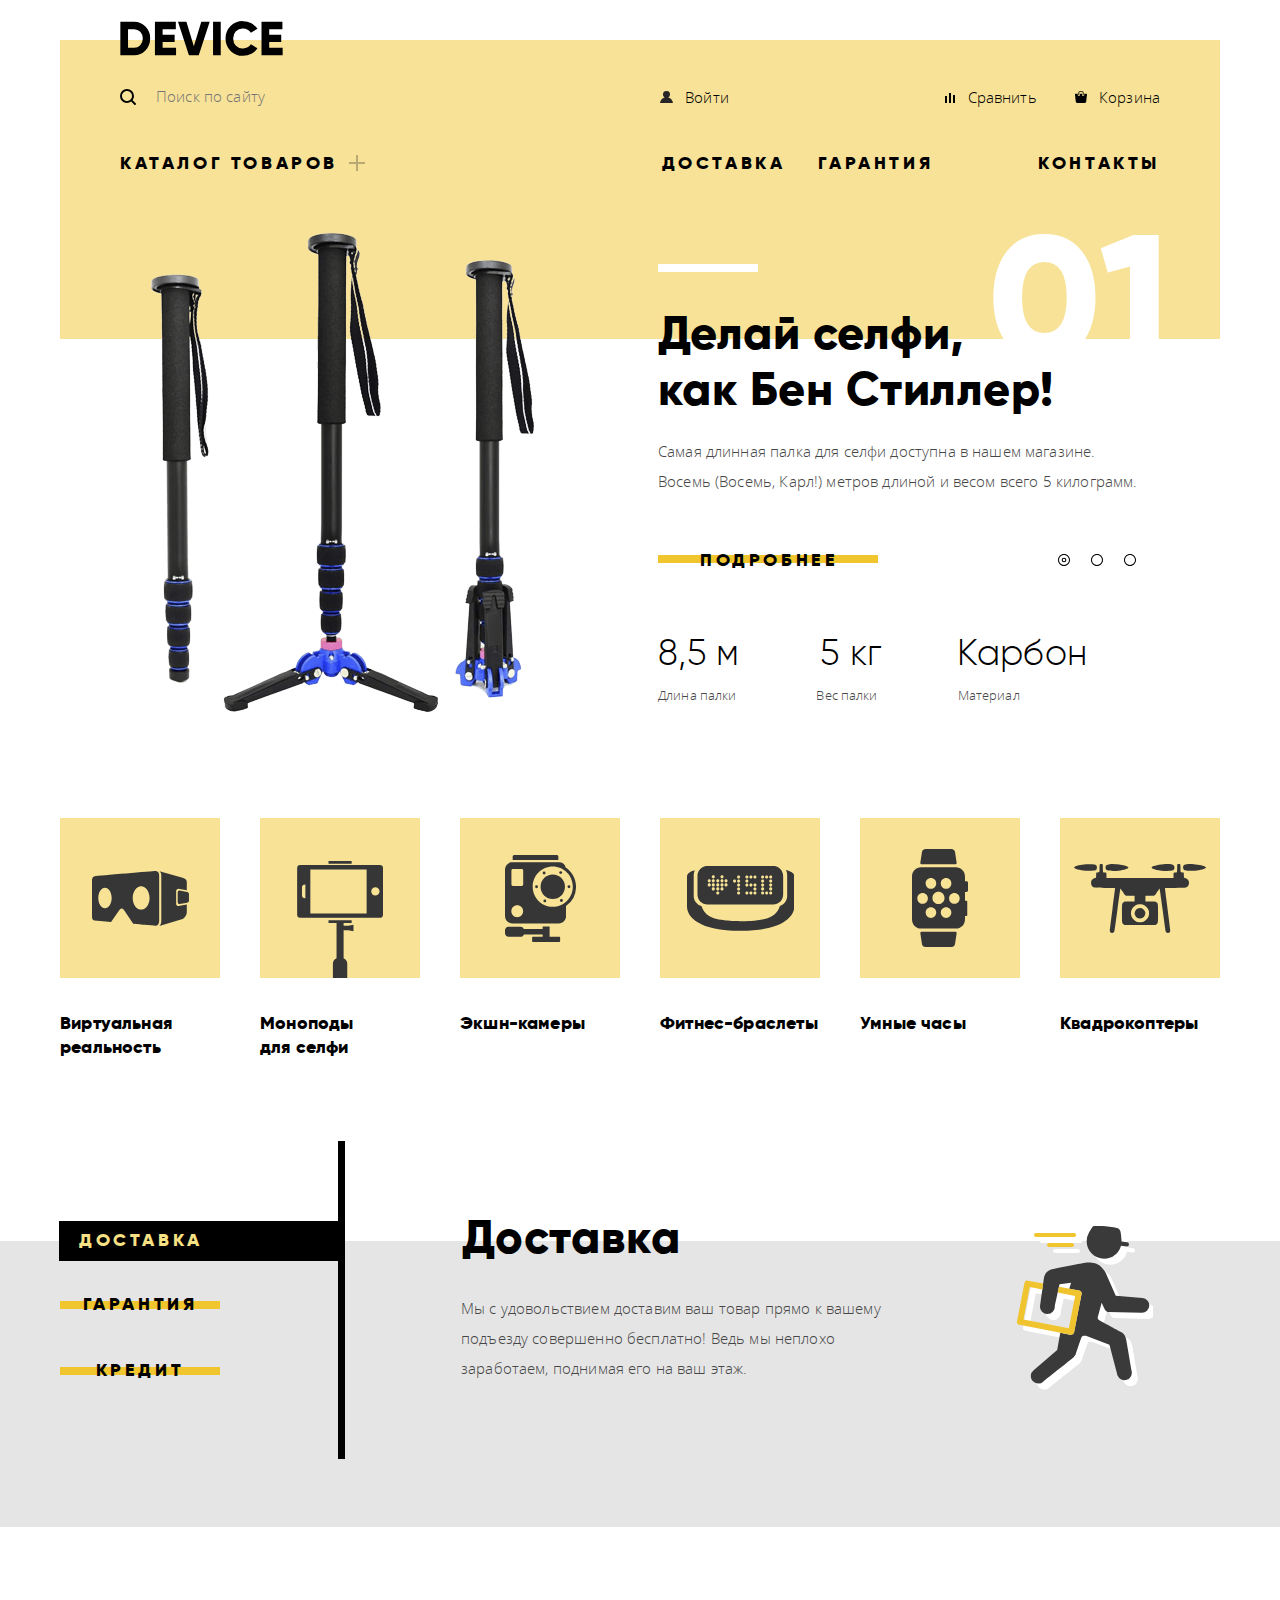
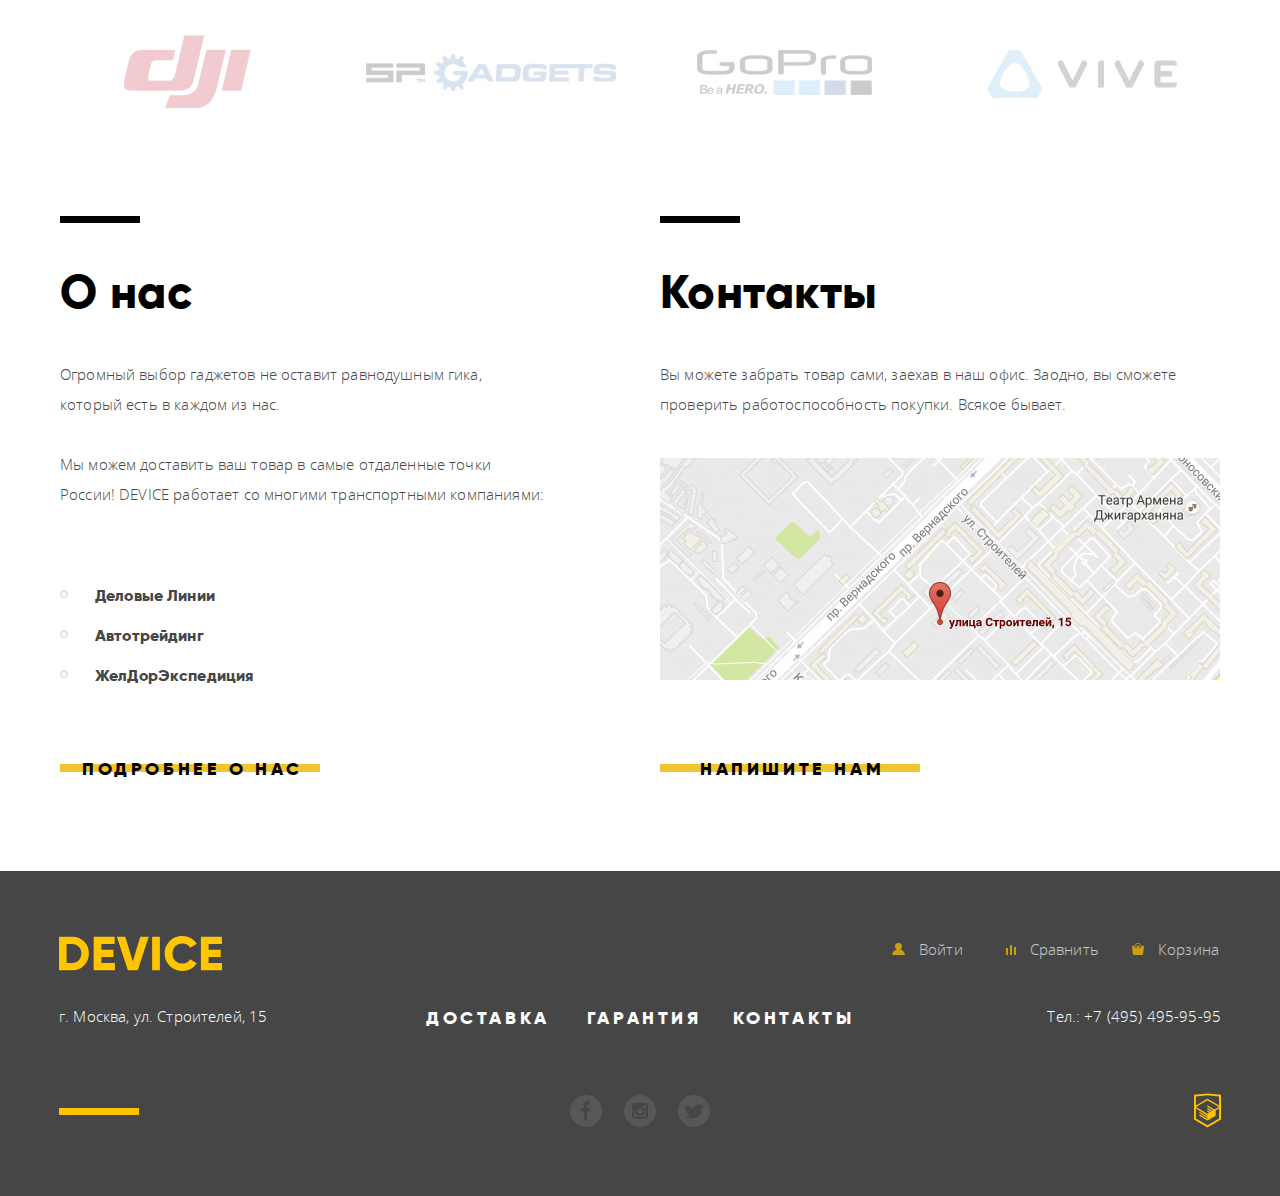
<file: index.html>
<!DOCTYPE html>
<html lang="ru">

<head>
	<meta charset="UTF-8">
	<title>Интернет магазин гаджетов "DEVICE"</title>
	<link rel="stylesheet" href="css/normalize.css">
	<link rel="stylesheet" href="css/style.css"> </head>

<body>
	<header class="main-header index-header">
		<h1 class="visually-hidden">Интернет магазин гаджетов "DEVICE"</h1>
		<a class="logo"><img src="img/logo-device.svg" width="163" height="35" alt="логотип Интернет магазина гаджетов 'DEVICE'"></a>
		<div class="user-header">
			<div class="container">
				<form class="search" action="https://echo.htmlacademy.ru" method="post">
					<label for="search-field" class="visually-hidden">Поле поиска по сайту</label>
					<input type="search" name="search" id="search-field" placeholder="Поиск по сайту">
					<button class="button" type="submit">Найти</button>
				</form>
				<ul class="user-navigation">
					<li class="user-navigation-item">
						<a class="icon-header" href="">
							<svg xmlns="http://www.w3.org/2000/svg" width="13" height="12" viewBox="0 0 13 12">
								<path fill="#272525" d="M.032 12h12.937c-.163-2.643-2.074-4.837-4.671-5.543a3.47 3.47 0 0 0 1.687-2.972 3.485 3.485 0 0 0-6.97 0c0 1.264.68 2.361 1.688 2.972C2.106 7.163.194 9.357.032 12z" />
							</svg> Войти</a>
					</li>
					<li class="user-navigation-item">
						<a class="icon-header" href="">
							<svg xmlns="http://www.w3.org/2000/svg" width="10" height="10" viewBox="0 0 10 10">
								<path d="M8 2h1.984v8H8zM0 3h1.984v7H0zM4 0h2v10H4z" />
							</svg> Сравнить</a>
					</li>
					<li class="user-navigation-item">
						<a class="icon-header" href="">
							<svg xmlns="http://www.w3.org/2000/svg" width="12" height="12" viewBox="0 0 12 12">
								<path d="M11.864 3.017a.429.429 0 0 0-.327-.154H9.225V4.09c0 .563-.484 1.022-1.08 1.022-.594 0-1.078-.458-1.078-1.022V2.863H4.909V4.09c0 .563-.485 1.022-1.08 1.022-.595 0-1.078-.458-1.078-1.022V2.863H.438a.43.43 0 0 0-.327.154.472.472 0 0 0-.108.358l.776 7.134c.015.806.642 1.455 1.411 1.455h7.595c.77 0 1.396-.649 1.411-1.455l.776-7.134a.476.476 0 0 0-.108-.358z" />
								<path d="M3.829 4.499c.239 0 .433-.184.433-.409V1.84c0-.632.672-1.022 1.295-1.022h1.079c.655 0 1.078.401 1.078 1.022v2.25c0 .225.194.409.431.409.239 0 .433-.184.433-.409V1.84C8.577.773 7.761 0 6.636 0H5.557c-1.19 0-2.159.826-2.159 1.84v2.25c0 .225.194.409.431.409z" />
							</svg> Корзина</a>
					</li>
				</ul>
			</div>
		</div>
		<nav class="main-navigation">
			<div class="site-navigation-wrapper">
				<ul class="site-navigation">
					<li class="navigation-item add-menu"><a class="catalog-icon" href="">Каталог товаров</a>
						<ul class="catalog-navigation-wrapper index">
							<li>
								<ul class="catalog-navigation">
									<li class="catalog-item"><a href="">Виртуальная реальность</a></li>
									<li class="catalog-item"><a href="catalog.html">Моноподы для селфи</a></li>
									<li class="catalog-item"><a href="">Экшн-камеры</a></li>
								</ul>
							</li>
							<li>
								<ul class="catalog-navigation">
									<li class="catalog-item"><a href="">Фитнес-браслеты</a></li>
									<li class="catalog-item"><a href="">Умные часы</a></li>
								</ul>
							</li>
							<li>
								<ul class="catalog-navigation">
									<li class="catalog-item"><a href="">Квадрокоптеры</a></li>
								</ul>
							</li>
						</ul>
					</li>
					<li class="navigation-item"><a href="">Доставка</a></li>
					<li class="navigation-item"><a href="">Гарантия</a></li>
					<li class="navigation-item"><a href="">Контакты</a></li>
				</ul>
			</div>
		</nav>
	</header>
	<main class="container-index">
		<h2 class="visually-hidden">Слайдер с лучшими товарами</h2>
		<section class="product-slider">
			<input class="visually-hidden" type="radio" id="btn-1" name="toggle" checked>
			<input class="visually-hidden" type="radio" id="btn-2" name="toggle">
			<input class="visually-hidden" type="radio" id="btn-3" name="toggle">
			<ul class="top-products">
				<li class="top-products-item">
					<div class="products-item-container selfie"> <img src="img/slider-1.png" width="384" height="486" alt="большая пятиколограммовая восмиметровая селфи-палки">
						<div class="container">
							<div class="num-slide selfie">01</div>
							<h3 class="subtitle-slider selfie">Делай селфи,<br> как Бен Стиллер! </h3>
							<p class="selfie-preview"> Самая длинная палка для селфи доступна в нашем магазине. Восемь (Восемь, Карл!) метров длиной и весом всего 5 килограмм.</p>
							<div class="slider-controls"> <a class="link-more top-slider" href="">Подробнее</a>
								<div class="label-wrapper">
									<label for="btn-1"><span class="visually-hidden">Слайд №1</span></label>
									<label for="btn-2"><span class="visually-hidden">Слайд №2</span></label>
									<label for="btn-3"><span class="visually-hidden">Слайд №3</span></label>
								</div>
							</div>
							<div class="table">
								<div class="table-row">
									<div class="table-cell">8,5 м</div>
									<div class="table-cell">5 кг</div>
									<div class="table-cell">Карбон</div>
								</div>
								<div class="table-row second-cell">
									<div class="table-cell">Длина палки</div>
									<div class="table-cell">Вес палки</div>
									<div class="table-cell">Материал</div>
                </div>
							</div>
						</div>
					</div>
				</li>
				<li class="top-products-item">
					<div class="products-item-container"> <img src="img/slider-2.png" width="345" height="485" alt="мотивирующий Фитнес-браслет выдающий надпись:'Я вижу, что ты ешь.'">
						<div class="container">
							<div class="num-slide">02</div>
							<h3 class="subtitle-slider">Худеем<br> правильно!</h3>
							<p class="tracker-preview"> Мотивирующие фитнес браслеты помогут найти в себе силы не пропускать занятия и соблюдать диету.</p>
							<div class="slider-controls"> <a class="link-more top-slider" href="">Подробнее</a>
								<div class="label-wrapper">
									<label for="btn-1"><span class="visually-hidden">Слайд №1</span></label>
									<label for="btn-2"><span class="visually-hidden">Слайд №2</span></label>
									<label for="btn-3"><span class="visually-hidden">Слайд №3</span></label>
								</div>
							</div>
							<div class="table">
								<div class="table-row">
									<div class="table-cell">48 часов</div>
								</div>
								<div class="table-row">
									<div class="table-cell">Без подзарядки</div>
								</div>
							</div>
						</div>
					</div>
				</li>
				<li class="top-products-item">
					<div class="products-item-container copter"> <img src="img/slider-3.png" width="526" height="334" alt="Квадрокоптер с лазерным лучем">
						<div class="container">
							<div class="num-slide">03</div>
							<h3 class="subtitle-slider">Порхает как бабочка, жалит как пчела!</h3>
							<p class="copter-preview"> Это обычный, на первый взгляд, квадрокоптер оснащен мощным лазером, замаскированным под обычную камеру. </p>
							<div class="slider-controls"> <a class="link-more top-slider" href="">Подробнее</a>
								<div class="label-wrapper">
									<label for="btn-1"><span class="visually-hidden">Слайд №1</span></label>
									<label for="btn-2"><span class="visually-hidden">Слайд №2</span></label>
									<label for="btn-3"><span class="visually-hidden">Слайд №3</span></label>
								</div>
							</div>
							<div class="table">
								<div class="table-row">
									<div class="table-cell">800 м</div>
									<div class="table-cell">50 кг</div>
								</div>
								<div class="table-row">
									<div class="table-cell">Дальность полета</div>
									<div class="table-cell">Радиус поражения</div>
                </div>
							</div>
						</div>
					</div>
				</li>
			</ul>
		</section>
		<section class="catalog-section">
			<div class="catalog-section-wrapper">
				<h2 class="visually-hidden">Ссылки на разделы каталога</h2>
				<ul class="catalog-links">
					<li class="catalog-links-item">
						<a class="link-image virtual-link" href="">
							<h3 class="catalog-item-header">Виртуальная реальность</h3> </a>
					</li>
					<li class="catalog-links-item">
						<a class="link-image monopod-link" href="catalog.html">
							<h3 class="catalog-item-header monopod">Моноподы для селфи</h3> </a>
					</li>
					<li class="catalog-links-item">
						<a class="link-image action-link" href="">
							<h3 class="catalog-item-header">Экшн-камеры</h3> </a>
					</li>
					<li class="catalog-links-item">
						<a class="link-image fitness-link" href="">
							<h3 class="catalog-item-header">Фитнес-браслеты</h3> </a>
					</li>
					<li class="catalog-links-item">
						<a class="link-image watch-link" href="">
							<h3 class="catalog-item-header">Умные часы</h3> </a>
					</li>
					<li class="catalog-links-item">
						<a class="link-image copter-link" href="">
							<h3 class="catalog-item-header">Квадрокоптеры</h3> </a>
					</li>
				</ul>
			</div>
		</section>
		<section class="info-slider">
			<h2 class="visually-hidden">Информационный слайдер</h2>
			<div class="info-container">
				<input type="radio" id="btn-4" name="info-slider" checked>
				<input type="radio" id="btn-5" name="info-slider">
				<input type="radio" id="btn-6" name="info-slider">
				<div class="switch-info">
					<label class="select-info" for="btn-4"><span>Доставка</span></label>
					<label class="select-info" for="btn-5"><span>Гарантия</span></label>
					<label class="select-info" for="btn-6"><span>Кредит</span></label>
				</div>
				<div class="info-slides-wrapper">
					<div class="inner-wrapper-slides">
						<div class="info-section delivery">
							<h3 class="info-section-header">Доставка</h3>
							<p class="delivery"> Мы с удовольствием доставим ваш товар прямо к вашему подъезду совершенно бесплатно! Ведь мы неплохо заработаем, поднимая его на ваш этаж. </p>
						</div>
						<div class="info-section warranty">
							<h3 class="info-section-header">Гарантия</h3>
							<p class="warranty"> Если из-за возгорания купленного у нас товара у вас сгорит дом - не переживайте, мы выдвдим вам новый. Товар, не дом, конечно же. </p>
						</div>
						<div class="info-section credit">
							<h3 class="info-section-header">Кредит</h3>
							<p class="credit"> Залезть в долговую яму стало проще! Кредитные консультанты подберут для вас нвиболее выгодные условия кредита. Выгодные для нашего банка, разумеется. </p>
						</div>
					</div>
				</div>
			</div>
		</section>
		<section class="manufactures">
			<div class="manufactures-wrapper">
				<h2 class="visually-hidden">Перечень производителей электроники</h2>
				<ul class="manufactures-list">
					<li>
						<a href=""><img src="img/logo-1.png" alt="логотип компании DJI" width="260" height="100"></a>
					</li>
					<li>
						<a href=""><img src="img/logo-2.png" alt="логотип компании SP Gadgets" width="260" height="100"></a>
					</li>
					<li>
						<a href=""><img src="img/logo-3.png" alt="логотип компании Go Pro" width="260" height="100"></a>
					</li>
					<li>
						<a href=""><img src="img/logo-4.png" alt="логотип компании VIVE" width="260" height="100"></a>
					</li>
				</ul>
			</div>
		</section>
		<div class="index-column">
			<div class="container">
				<section class="about">
					<h3 class="subtitle">О нас</h3>
					<p> Огромный выбор гаджетов не оставит равнодушным гика, который есть в каждом из нас. </p>
					<p> Мы можем доставить ваш товар в самые отдаленные точки России! DEVICE работает со многими транспортными компаниями: </p>
					<ul class="delivery-companies">
						<li class="delivery-item">Деловые Линии</li>
						<li class="delivery-item">Автотрейдинг</li>
						<li class="delivery-item">ЖелДорЭкспедиция</li>
					</ul> <a class="link-more-index" href="">Подробнее о нас</a> </section>
				<section class="contacts">
					<h3 class="subtitle">Контакты</h3>
					<p> Вы можете забрать товар сами, заехав в наш офис. Заодно, вы сможете проверить работоспособность покупки. Всякое бывает. </p>
					<a href="map.html" class="map"><img src="img/map.jpg" width="560" height="222" alt="Карта проезда к офису по адресу - г. Москва, улица Строителей, 15"></a> <a class="link-more-index write-us" href="writeus.html">Напишите нам</a> </section>
			</div>
		</div>
	</main>
	<footer class="main-footer">
		<div class="main-footer-wrapper">
			<div class="footer-user-nav">
				<a class="logo-footer"><img src="img/logo-footer.svg" width="163" height="35" alt="логотип Интернет магазина гаджетов 'DEVICE'"></a>
				<ul class="fotter-user-list">
					<li class="fotter-user-list-item">
						<a class="icon-foot" href="">
							<svg xmlns="http://www.w3.org/2000/svg" width="13" height="12" viewBox="0 0 13 12">
								<path d="M.032 12h12.937c-.163-2.643-2.074-4.837-4.671-5.543a3.47 3.47 0 0 0 1.687-2.972 3.485 3.485 0 0 0-6.97 0c0 1.264.68 2.361 1.688 2.972C2.106 7.163.194 9.357.032 12z" /> </svg>Войти</a>
					</li>
					<li class="fotter-user-list-item">
						<a class="icon-foot" href="">
							<svg xmlns="http://www.w3.org/2000/svg" width="10" height="10" viewBox="0 0 10 10">
								<path d="M8 2h1.984v8H8zM0 3h1.984v7H0zM4 0h2v10H4z" /> </svg>Сравнить</a>
					</li>
					<li class="fotter-user-list-item">
						<a class="icon-foot" href="">
							<svg xmlns="http://www.w3.org/2000/svg" width="12" height="12" viewBox="0 0 12 12">
								<path d="M11.864 3.017a.429.429 0 0 0-.327-.154H9.225V4.09c0 .563-.484 1.022-1.08 1.022-.594 0-1.078-.458-1.078-1.022V2.863H4.909V4.09c0 .563-.485 1.022-1.08 1.022-.595 0-1.078-.458-1.078-1.022V2.863H.438a.43.43 0 0 0-.327.154.472.472 0 0 0-.108.358l.776 7.134c.015.806.642 1.455 1.411 1.455h7.595c.77 0 1.396-.649 1.411-1.455l.776-7.134a.476.476 0 0 0-.108-.358z" />
								<path d="M3.829 4.499c.239 0 .433-.184.433-.409V1.84c0-.632.672-1.022 1.295-1.022h1.079c.655 0 1.078.401 1.078 1.022v2.25c0 .225.194.409.431.409.239 0 .433-.184.433-.409V1.84C8.577.773 7.761 0 6.636 0H5.557c-1.19 0-2.159.826-2.159 1.84v2.25c0 .225.194.409.431.409z" /> </svg>Корзина</a>
					</li>
				</ul>
			</div>
			<div class="footer-contacts">
				<p> г. Москва, ул. Строителей, 15 </p>
				<ul class="footer-site-nav">
					<li class="footer-site-nav-item"><a href="">Доставка</a></li>
					<li class="footer-site-nav-item"><a href="">Гарантия</a></li>
					<li class="footer-site-nav-item"><a href="">Контакты</a></li>
				</ul>
				<p class="phone"> Тел.: <a href="tel:+74954959595">+7 (495) 495-95-95</a> </p>
			</div>
			<div class="footer-social">
				<ul class="social-list">
					<li class="social-link"><span class="visually-hidden">Facebook</span>
						<a href="" class="social-link link-fb"></a>
					</li>
					<li class="social-link"><span class="visually-hidden">Instagram</span>
						<a href="" class="social-link link-inst"></a>
					</li>
					<li class="social-link"><span class="visually-hidden">Twitter</span>
						<a href="" class="social-link link-tw"></a>
					</li>
				</ul>
				<a class="copyright" href="https://htmlacademy.ru/intensive/htmlcss"><img src="img/logo-html.svg" alt="Логотип Html Academy" width="27" height="35"></a>
			</div>
		</div>
	</footer>
	<section class="modal-feedback">
		<h2 class="visually-hidden">Напишите нам</h2>
		<div class="feedback-form-wrapper">
			<form class="feedback-form" action="https://echo.htmlacademy.ru" method="post" aria-label="Форма обратной связи">
				<div class="user-fields-wrapper">
					<p class="form-point">
						<label for="name">Ваше имя:</label>
						<input class="user-info" type="text" name="fname-lname" id="name" placeholder="Имя Фамилия"> </p>
					<p class="form-point">
						<label for="email-field">Ваш e-mail</label>
						<input class="user-info" type="email" name="email" id="email-field" placeholder="email@example.com"> </p>
				</div>
				<p class="form-point">
					<label for="letter-text">Текст письма:</label>
					<textarea class="user-letter" id="letter-text" placeholder="В свободной форме"></textarea>
				</p>
				<button class="button-submit modal" type="submit">Отправить</button>
			</form>
		</div>
		<button class="close-button" type="button"><span class="visually-hidden">Закрыть</span></button>
	</section>
	<section class="modal-adress" id="map">
		<h2 class="visually-hidden">Наш адрес</h2>
		<p class="map-img"><img src="img/map-big.jpg" width="960" height="559" alt="расположение интернет магазина гаджетов 'Device' по адресу, г. Москва, улица Строителей 15"></p>
		<iframe aria-label="Интерактивная карта проезда" src="https://yandex.ru/map-widget/v1/?um=constructor%3Af98bb66460bc583649b322ff41ccefdb653583e69645150e7f7cf2d4999590d9&amp;source=constructor" width="960" height="559"></iframe>
		<button class="close-button" type="button"><span class="visually-hidden">Закрыть</span></button>
	</section>
	<script src="js/script.min.js"></script>
</body>

</html>
</file>
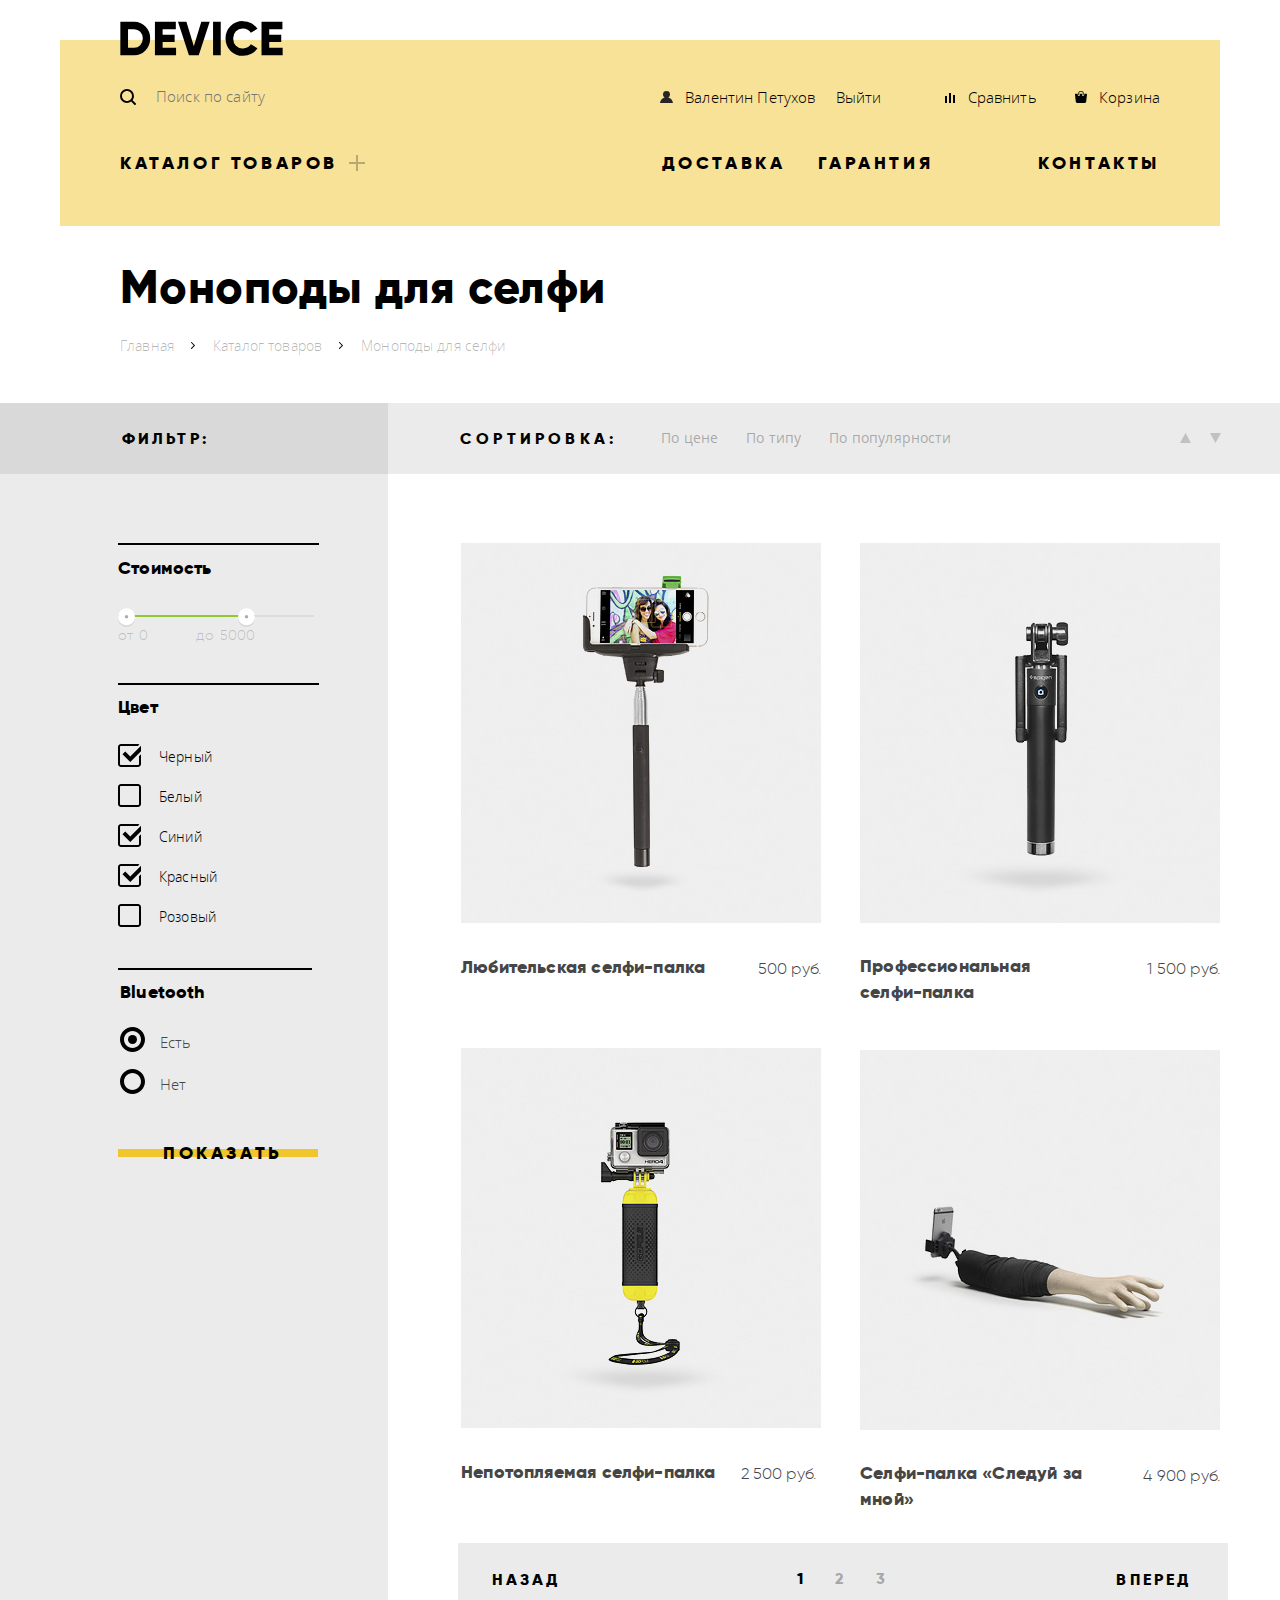
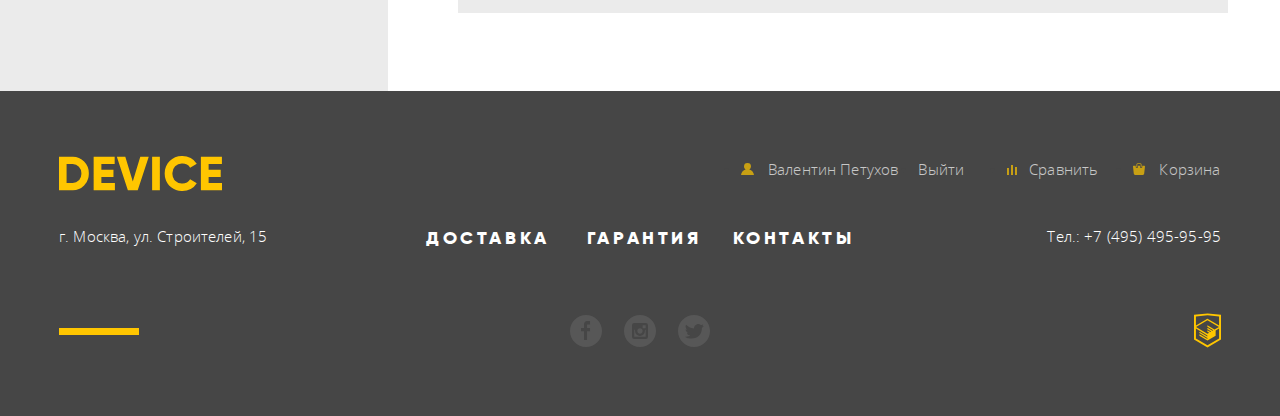
<file: catalog.html>
<!DOCTYPE html>
<html lang="ru">

<head>
	<meta charset="UTF-8">
	<title>Каталог товаров</title>
	<link rel="stylesheet" href="css/normalize.css">
	<link rel="stylesheet" href="css/style.css"> </head>

<body>
	<header class="main-header catalog-header">
		<h1 class="visually-hidden">Интернет магазин гаджетов "DEVICE"</h1>
		<a href="index.html" class="logo"><img src="img/logo-device.svg" width="163" height="35" alt="логотип Интернет магазина гаджетов 'DEVICE'"></a>
		<div class="user-header">
			<div class="container">
				<form class="search" action="https://echo.htmlacademy.ru" method="post">
					<label for="search-field" class="visually-hidden">Поле поиска по сайту</label>
					<input type="search" name="search" id="search-field" placeholder="Поиск по сайту">
					<button class="button" type="submit">Найти</button>
				</form>
				<ul class="user-navigation">
					<li class="user-navigation-item user-name-link">
						<a class="icon-header" href="">
							<svg xmlns="http://www.w3.org/2000/svg" width="13" height="12" viewBox="0 0 13 12">
								<path fill="#272525" d="M.032 12h12.937c-.163-2.643-2.074-4.837-4.671-5.543a3.47 3.47 0 0 0 1.687-2.972 3.485 3.485 0 0 0-6.97 0c0 1.264.68 2.361 1.688 2.972C2.106 7.163.194 9.357.032 12z" />
							</svg> Валентин Петухов</a>
					</li>
					<li class="user-navigation-item"><a href="">Выйти</a></li>
					<li class="user-navigation-item">
						<a class="icon-header" href="">
							<svg xmlns="http://www.w3.org/2000/svg" width="10" height="10" viewBox="0 0 10 10">
								<path d="M8 2h1.984v8H8zM0 3h1.984v7H0zM4 0h2v10H4z" />
							</svg> Сравнить</a>
					</li>
					<li class="user-navigation-item">
						<a class="icon-header" href="">
							<svg xmlns="http://www.w3.org/2000/svg" width="12" height="12" viewBox="0 0 12 12">
								<path d="M11.864 3.017a.429.429 0 0 0-.327-.154H9.225V4.09c0 .563-.484 1.022-1.08 1.022-.594 0-1.078-.458-1.078-1.022V2.863H4.909V4.09c0 .563-.485 1.022-1.08 1.022-.595 0-1.078-.458-1.078-1.022V2.863H.438a.43.43 0 0 0-.327.154.472.472 0 0 0-.108.358l.776 7.134c.015.806.642 1.455 1.411 1.455h7.595c.77 0 1.396-.649 1.411-1.455l.776-7.134a.476.476 0 0 0-.108-.358z" />
								<path d="M3.829 4.499c.239 0 .433-.184.433-.409V1.84c0-.632.672-1.022 1.295-1.022h1.079c.655 0 1.078.401 1.078 1.022v2.25c0 .225.194.409.431.409.239 0 .433-.184.433-.409V1.84C8.577.773 7.761 0 6.636 0H5.557c-1.19 0-2.159.826-2.159 1.84v2.25c0 .225.194.409.431.409z" />
							</svg> Корзина</a>
					</li>
				</ul>
			</div>
		</div>
		<nav class="main-navigation">
			<div class="site-navigation-wrapper">
				<ul class="site-navigation">
					<li class="navigation-item add-menu"><a class="catalog-icon" href="">Каталог товаров</a>
						<ul class="catalog-navigation-wrapper">
							<li>
								<ul class="catalog-navigation">
									<li class="catalog-item"><a href="">Виртуальная реальность</a></li>
									<li class="catalog-item"><a href="catalog.html">Моноподы для селфи</a></li>
									<li class="catalog-item"><a href="">Экшн-камеры</a></li>
								</ul>
							</li>
							<li>
								<ul class="catalog-navigation">
									<li class="catalog-item"><a href="">Фитнес-браслеты</a></li>
									<li class="catalog-item"><a href="">Умные часы</a></li>
								</ul>
							</li>
							<li>
								<ul class="catalog-navigation">
									<li class="catalog-item"><a href="">Квадрокоптеры</a></li>
								</ul>
							</li>
						</ul>
					</li>
					<li class="navigation-item"><a href="">Доставка</a></li>
					<li class="navigation-item"><a href="">Гарантия</a></li>
					<li class="navigation-item"><a href="">Контакты</a></li>
				</ul>
			</div>
		</nav>
	</header>
	<main>
		<div class="breadcrumbs-wrapper">
			<div class="inner-header-container">
				<h1 class="inner-header">Моноподы для селфи</h1>
				<ul class="breadcrumbs">
					<li class="breadcrumbs-item"><a href="index.html">Главная</a></li>
					<li class="breadcrumbs-item"><a href="">Каталог товаров</a></li>
					<li class="breadcrumbs-item"><a>Моноподы для селфи</a></li>
				</ul>
			</div>
		</div>
		<section class="filter">
			<div class="filter-wrapper-background">
				<div class="filter-wrapper">
					<h2 class="header-filter">Фильтр:</h2>
					<div class="sort-goods-container">
						<div class="sorting-settings-wrapper">
							<div class="sorting-settings">
								<h2 class="header-sort">Сортировка:</h2>
								<ul class="sorting-list">
									<li class="sorting-item"><a href="">По цене</a></li>
									<li class="sorting-item"><a href="">По типу</a></li>
									<li class="sorting-item"><a href="">По популярности</a></li>
								</ul>
								<ul class="sort-btn-list">
									<li class="sorting-btn-item"> <a class="sort-btn up-btn" href=""><span class="visually-hidden">Сортировать по-возрастанию</span></a> </li>
									<li class="sorting-btn-item"> <a class="sort-btn down-btn" href=""><span class="visually-hidden">Сортировать по-убыванию</span></a> </li>
								</ul>
							</div>
						</div>
					</div>
				</div>
			</div>
			<div class="product-list-wrapper-background">
				<div class="product-list-wrapper">
					<div class="form-wrapper">
						<form class="filter-form" action="https://echo.htmlacademy.ru" method="post">
							<div class="container-form">
								<fieldset class="filter-cost">
									<legend>Стоимость</legend>
									<div class="range-filter">
										<div class="range-controls">
											<div class="scale">
												<div class="bar">
													<div class="toggle toggle-min"></div>
													<div class="toggle toggle-max"></div>
												</div>
											</div>
										</div>
										<div class="price-controls">
											<label class="min-price">от
												<input type="number" name="min-price" value="0"> </label>
											<label class="max-price">до
												<input type="number" name="max-price" value="5000"> </label>
										</div>
									</div>
								</fieldset>
								<div class="container">
									<fieldset class="filter-color">
										<legend>Цвет</legend>
										<label class="check option">
											<input class="check-input" type="checkbox" name="black" checked>Черный</label>
										<label class="check option">
											<input class="check-input" type="checkbox" name="white">Белый</label>
										<label class="check option">
											<input class="check-input" type="checkbox" name="blue" checked>Синий</label>
										<label class="check option">
											<input class="check-input" type="checkbox" name="red" checked>Красный</label>
										<label class="check option">
											<input class="check-input" type="checkbox" name="pink">Розовый</label>
									</fieldset>
								</div>
								<div class="container bluetoth-legend">
									<fieldset class="filter-bluetooth">
										<legend>Bluetooth</legend>
										<input type="radio" id="bl-yes" name="bluetooth" value="yes" checked>
										<label for="bl-yes" class="radio"> Есть </label>
										<input type="radio" id="bl-no" name="bluetooth" value="no">
										<label for="bl-no" class="radio"> Нет </label>
									</fieldset>
								</div>
								<button class="button-submit" type="submit">Показать</button>
							</div>
						</form>
						<div class="container-products">
							<h2 class="visually-hidden">Список товаров</h2>
							<ul class="product-list">
								<li class="product-item"> <img src="img/item-1.jpg" width="360" height="380" alt="Селфи-палка обычная для телефона">
									<div class="item-info-container">
										<h3 class="subtitle-product"><a href="">Любительская селфи-палка</a></h3> <span>500 руб.</span> </div>
									<div class="custom-action-wrapper">
										<div class="custom-action"> <a class="to-cart" href="">В корзину</a> <a class="to-compare" href="">Добавить к сравнению</a> </div>
									</div>
								</li>
								<li class="product-item"> <img src="img/item-2.jpg" width="360" height="380" alt="Профессиональная селфи-палка с кнопкой для съемки">
									<div class="item-info-container prof-monopod">
										<h3 class="subtitle-product long-subtitle"><a href="">Профессиональная селфи-палка</a></h3> <span>
                  1 500 руб.
                </span> </div>
									<div class="custom-action-wrapper">
										<div class="custom-action"> <a class="to-cart" href="">В корзину</a> <a class="to-compare" href="">Добавить к сравнению</a> </div>
									</div>
								</li>
								<li class="product-item"> <img src="img/item-3.jpg" width="360" height="380" alt="Непотопляемая селфи-палка с толстой желтой ручкой">
									<div class="item-info-container swim-monopod">
										<h3 class="subtitle-product"><a href="">Непотопляемая селфи-палка</a></h3> <span>
                  2 500 руб.
                </span> </div>
									<div class="custom-action-wrapper">
										<div class="custom-action"> <a class="to-cart" href="">В корзину</a> <a class="to-compare" href="">Добавить к сравнению</a> </div>
									</div>
								</li>
								<li class="product-item"> <img src="img/item-4.jpg" width="360" height="380" alt="Селфи-палка вместо рукоятки имеет руку от маникена">
									<div class="item-info-container hand-monopod">
										<h3 class="subtitle-product"><a href="">Селфи-палка «Следуй за<br> мной»</a></h3> <span>
                  4 900 руб.
                </span> </div>
									<div class="custom-action-wrapper">
										<div class="custom-action"> <a class="to-cart" href="">В корзину</a> <a class="to-compare" href="">Добавить к сравнению</a> </div>
									</div>
								</li>
							</ul>
							<div class="pagination">
								<h2 class="visually-hidden">Перемещение по списку товаров</h2> <a class="button-pagination next-button" href="">Назад</a>
								<ul class="pagination-list">
									<li class="pagination-item"><a>1</a></li>
									<li class="pagination-item"><a href="">2</a></li>
									<li class="pagination-item"><a href="">3</a></li>
								</ul> <a class="button-pagination forward-button" href="">Вперед</a> </div>
						</div>
					</div>
				</div>
			</div>
		</section>
	</main>
	<footer class="main-footer">
		<div class="main-footer-wrapper">
			<div class="footer-user-nav">
				<a href="index.html" class="logo-footer"><img src="img/logo-footer.svg" width="163" height="35" alt="логотип Интернет магазина гаджетов 'DEVICE'"></a>
				<ul class="fotter-user-list catalog">
					<li class="fotter-user-list-item catalog">
						<a class="icon-foot" href="">
							<svg xmlns="http://www.w3.org/2000/svg" width="13" height="12" viewBox="0 0 13 12">
								<path d="M.032 12h12.937c-.163-2.643-2.074-4.837-4.671-5.543a3.47 3.47 0 0 0 1.687-2.972 3.485 3.485 0 0 0-6.97 0c0 1.264.68 2.361 1.688 2.972C2.106 7.163.194 9.357.032 12z" /> </svg>Валентин Петухов</a>
					</li>
					<li class="fotter-user-list-item catalog"><a href="">Выйти</a></li>
					<li class="fotter-user-list-item catalog">
						<a class="icon-foot compare-icon" href="">
							<svg xmlns="http://www.w3.org/2000/svg" width="10" height="10" viewBox="0 0 10 10">
								<path d="M8 2h1.984v8H8zM0 3h1.984v7H0zM4 0h2v10H4z" /> </svg>Сравнить</a>
					</li>
					<li class="fotter-user-list-item catalog">
						<a class="icon-foot" href="">
							<svg xmlns="http://www.w3.org/2000/svg" width="12" height="12" viewBox="0 0 12 12">
								<path d="M11.864 3.017a.429.429 0 0 0-.327-.154H9.225V4.09c0 .563-.484 1.022-1.08 1.022-.594 0-1.078-.458-1.078-1.022V2.863H4.909V4.09c0 .563-.485 1.022-1.08 1.022-.595 0-1.078-.458-1.078-1.022V2.863H.438a.43.43 0 0 0-.327.154.472.472 0 0 0-.108.358l.776 7.134c.015.806.642 1.455 1.411 1.455h7.595c.77 0 1.396-.649 1.411-1.455l.776-7.134a.476.476 0 0 0-.108-.358z" />
								<path d="M3.829 4.499c.239 0 .433-.184.433-.409V1.84c0-.632.672-1.022 1.295-1.022h1.079c.655 0 1.078.401 1.078 1.022v2.25c0 .225.194.409.431.409.239 0 .433-.184.433-.409V1.84C8.577.773 7.761 0 6.636 0H5.557c-1.19 0-2.159.826-2.159 1.84v2.25c0 .225.194.409.431.409z" /> </svg>Корзина</a>
					</li>
				</ul>
			</div>
			<div class="footer-contacts">
				<p> г. Москва, ул. Строителей, 15 </p>
				<ul class="footer-site-nav">
					<li class="footer-site-nav-item"><a href="">Доставка</a></li>
					<li class="footer-site-nav-item"><a href="">Гарантия</a></li>
					<li class="footer-site-nav-item"><a href="">Контакты</a></li>
				</ul>
				<p class="phone"> Тел.: <a href="tel:+74954959595">+7 (495) 495-95-95</a> </p>
			</div>
			<div class="footer-social">
				<ul class="social-list">
					<li class="social-link"><span class="visually-hidden">Facebook</span>
						<a href="" class="social-link link-fb"></a>
					</li>
					<li class="social-link"><span class="visually-hidden">Instagram</span>
						<a href="" class="social-link link-inst"></a>
					</li>
					<li class="social-link"><span class="visually-hidden">Twitter</span>
						<a href="" class="social-link link-tw"></a>
					</li>
				</ul>
				<a class="copyright" href="https://htmlacademy.ru/intensive/htmlcss"><img src="img/logo-html.svg" alt="Логотип Html Academy" width="27" height="35"></a>
			</div>
		</div>
	</footer>
</body>

</html>
</file>
<file: css/style.css>
@font-face {
  font-family: "Gilroy-ExtraBold";
  font-style: normal;
  font-weight: 900;
  src: url("../fonts/web/gilroyextrabold.woff2") format("woff2");
  src: url("../fonts/web/gilroyextrabold.woff") format("woff");
}

@font-face {
  font-family: "Gilroy-Light";
  font-style: normal;
  font-weight: 400;
  src: url("../fonts/web/gilroylight.woff2") format("woff2");
  src: url("../fonts/web/gilroylight.woff") format("woff");
}

@font-face {
  font-family: "Open-Sans";
  font-style: normal;
  font-weight: 400;
  src: url("../fonts/web/opensans.woff2") format("woff2");
  src: url("../fonts/web/opensans.woff") format("woff");
}

@font-face {
  font-family: "Open-Sans-Light";
  font-style: normal;
  font-weight: 300;
  src: url("../fonts/web/opensanslight.woff2") format("woff2");
  src: url("../fonts/web/opensanslight.woff") format("woff");
}

body {
  -webkit-box-sizing: border-box;
          box-sizing: border-box;
  margin: 0;
  padding: 0;

  font-family: "Open-Sans-Light", Arial, sans-serif;
  font-size: 15px;
  line-height: 30px;
  letter-spacing: 0.15px;
  color: #464646;

  background-color: #ffffff;
}

.visually-hidden {
  position: absolute;
  width: 1px;
  height: 1px;
  margin: -1px;
  padding: 0;
  clip: rect(0, 0, 0, 0);
  overflow: hidden;
  border:0;
}

a {
  text-decoration: none;
}

.subtitle {
  font-family: "Gilroy-ExtraBold", Arial, sans-serif;
  font-size: 47px;
  line-height: 48px;
  letter-spacing: 0.47px;
  color: #000000;
}

.link-more {
  position: relative;
  display: block;
  -webkit-box-sizing: border-box;
          box-sizing: border-box;
  width: 226px;
  min-height: 40px;
  padding-left: 22px;
  margin-left: 20px;
  margin-right: 154px;

  font-family: "Gilroy-ExtraBold", Arial, sans-serif;
  font-size: 18px;
  line-height: 24px;
  letter-spacing: 3.6px;
  text-transform: uppercase;
  color: #000000;

  word-wrap: break-word;

  outline: none;
}

.link-more.top-slider::after {
  position: absolute;
  z-index: -1;
  top: 7px;
  right: 26px;
  width: 220px;
  height: 8px;
  content: "";

  background-color: #f0c52e;

  -webkit-transition: 0.5s ease;

  -o-transition: 0.5s ease;

  transition: 0.5s ease;
}

.link-more.top-slider:hover::after {
  -webkit-transform: scaleY(5);
          -ms-transform: scaleY(5);
      transform: scaleY(5);
}

.link-more.top-slider:focus::after {
  -webkit-transform: scaleY(5);
          -ms-transform: scaleY(5);
      transform: scaleY(5);
}

.link-more:active {
  color: rgba(0, 0, 0, 0.3);
}

.button {
  opacity: 0;
  width: 85px;
  height: 49px;

  font: inherit;
  text-align: center;
  color: #000000;

  background-color: transparent;
  border: 2px solid #000000;

  cursor: pointer;
}

.button:focus {
  opacity: 1;
  background-color: #000000;
  color: #ffffff;
}

.button:hover {
  color: #ffffff;
  background-color: #000000;
}

.button:active {
  display: block;

  font: inherit;
  color: rgba(255, 255, 255, 0.3);

  background-color: #000000;
}

.index-header {
  min-height: 299px;
}

.logo {
  display: block;
  position: absolute;
  top: -19px;

  cursor: pointer;
}

.logo:hover {
  opacity: 0.6;
}

.logo:active {
  opacity: 0.3;
}

.main-header {
  -webkit-box-sizing: border-box;
          box-sizing: border-box;
  position: relative;
  display: -webkit-box;
  display: -ms-flexbox;
  display: flex;
  -webkit-box-orient: vertical;
  -webkit-box-direction: normal;
      -ms-flex-direction: column;
          flex-direction: column;
  margin: 0;
  padding: 0;
  margin-top: 40px;
  margin-left: auto;
  margin-right: auto;
  padding-left: 60px;
  padding-right: 60px;
  width: 1160px;

  font: inherit;

  background-color: #f8e297;
}

.main-header.catalog-header {
  min-height: 186px;
}

.user-header {
  margin-top: 32px;
  margin-bottom: 30px;
}

.user-header .container {
  display: -webkit-box;
  display: -ms-flexbox;
  display: flex;
  -webkit-box-pack: justify;
      -ms-flex-pack: justify;
          justify-content: space-between;
}

.search {
  display: -webkit-box;
  display: -ms-flexbox;
  display: flex;
  width: 441px;
  height: 49px;
}

input[type="search"] {
  -webkit-box-sizing: border-box;
          box-sizing: border-box;
  display: inline-block;
  -webkit-box-flex: 1;
      -ms-flex-positive: 1;
          flex-grow: 1;
  vertical-align: middle;
  padding-left: 36px;


  font-family: "Open-Sans-Light", Arial, sans-serif;
  font-size: 15px;
  line-height: 30px;
  letter-spacing: 0.15px;


  background-image: url("../img/search.svg");
  background-color: transparent;
  background-repeat: no-repeat;
  background-position: 0 55%;
  border: none;
  border-bottom: 2px solid transparent;

  cursor: pointer;
}


input[type="search"]:hover::-webkit-input-placeholder {
  color: rgba(0, 0, 0, 0.6);
}


input[type="search"]:hover::-moz-placeholder {
  color: rgba(0, 0, 0, 0.6);
}


input[type="search"]:hover:-ms-input-placeholder {
  color: rgba(0, 0, 0, 0.6);
}


input[type="search"]:hover::-ms-input-placeholder {
  color: rgba(0, 0, 0, 0.6);
}


input[type="search"]:hover::placeholder {
  color: rgba(0, 0, 0, 0.6);
}

input[type="search"]:focus {
  border-bottom: 2px solid #000000;
  outline: none;
}

input[type="search"]:focus::-webkit-input-placeholder {
  color: #000000;
}

input[type="search"]:focus::-moz-placeholder {
  color: #000000;
}

input[type="search"]:focus:-ms-input-placeholder {
  color: #000000;
}

input[type="search"]:focus::-ms-input-placeholder {
  color: #000000;
}

input[type="search"]:focus::placeholder {
  color: #000000;
}

input[type="search"]:focus ~ button {
  opacity: 1;
}



.user-navigation,
.catalog-navigation {
  list-style: none;
}

.user-navigation {
  width: 500px;
  min-height: 49px;
  display: -webkit-box;
  display: -ms-flexbox;
  display: flex;
  -ms-flex-wrap: wrap;
      flex-wrap: wrap;
  -webkit-box-align: center;
      -ms-flex-align: center;
          align-items: center;
  padding: 0;
  margin: 0;
  padding-left: 0;
}

.user-name-link {
  margin-right: 20px;
}

.user-navigation li:nth-last-child(2) {
  margin-left: auto;
  margin-right: 38px;
}

.site-navigation {
  display: -webkit-box;
  display: -ms-flexbox;
  display: flex;
  -ms-flex-wrap: wrap;
      flex-wrap: wrap;
  min-height: 24px;
  margin: 0;
  padding: 0;

  list-style: none;
}

.site-navigation .navigation-item:first-of-type() {
  position: relative;
  margin-left: auto;
  margin-right: 38px;
}

.site-navigation .navigation-item:nth-of-type(2) {
  margin-left: auto;
  margin-right: 33px;
}

.site-navigation .navigation-item:nth-of-type(3) {
  margin-right: 105px;
}

.user-navigation-item a,
.navigation-item a {
  display: block;

  color: #000000;
}

.user-navigation-item a:hover,
.navigation-item a:hover {
  color: rgba(0, 0, 0, 0.6);
}

.user-navigation-item a:focus,
.navigation-item a:focus {
  color: rgba(0, 0, 0, 0.3);
}

.catalog-icon::after {
  -webkit-box-sizing: border-box;
          box-sizing: border-box;
  position: relative;
  top: 2px;
  right: 5px;
  width: 10px;
  height: 10px;
  margin-left: 16px;

  content: url("../img/plus.svg");
  background-repeat: no-repeat;
  background-position: 50% 50%;

  opacity: 0.3;
}

.user-navigation-item a:hover {
  opacity: 0.6;
}

.user-navigation-item a:active {
  opacity: 0.3;
}

.icon-header svg{
  margin-right: 8px;
}

.navigation-item a {
  font-family: "Gilroy-ExtraBold", Arial, sans-serif;
  font-size: 18px;
  line-height: 24px;
  letter-spacing: 3.6px;
  text-transform: uppercase;
}

.catalog-item a {
  font-family: "Open-Sans-Light", Arial, sans-serif;
  font-size: 15px;
  line-height: 36px;
  letter-spacing: 0.15px;
  text-transform: none;
  color: #000000;
}

.catalog-item a:hover {
  color: rgba(0, 0, 0, 0.6);
}

.catalog-item a:focus {
  color: rgba(0, 0, 0, 0.3);
}


.catalog-navigation-wrapper {
  position: absolute;
  z-index: 1;
  display: -webkit-box;
  display: -ms-flexbox;
  display: flex;
  list-style: none;
  padding: 0;
  margin: 0;

  background-color: #f8e297;
}

.catalog-navigation-wrapper.index {
  padding-bottom: 61px;
}

.catalog-navigation-wrapper li {
  margin-right: 30px;
}

.catalog-navigation {
  min-height: 108px;
  margin: 0;
  padding: 0;
}

.catalog-item {
  margin: 0;
  padding: 0;
}

.site-navigation .catalog-navigation-wrapper {
  -webkit-box-sizing: border-box;
          box-sizing: border-box;
  display: none;
  left: 0;
  width: 1160px;
  min-height: 126px;
  padding-left: 60px;
}

.site-navigation .navigation-item:hover .catalog-navigation-wrapper {
  display: -webkit-box;
  display: -ms-flexbox;
  display: flex;
  z-index: 2;
}

.catalog-icon:focus + .catalog-navigation-wrapper {
  display: -webkit-box;
  display: -ms-flexbox;
  display: flex;
}


.product-slider {
  width: 1160px;
  position: relative;
  top: -110px;
  z-index: 0;
  margin-right: auto;
  margin-left: auto;

  overflow: hidden;
}

.top-products {
  display: -webkit-box;
  display: -ms-flexbox;
  display: flex;
  width: 3480px;
  margin: 0;
  padding: 0;

  list-style: none;
}

.subtitle-slider {
  width: 550px;
  min-height: 112px;
  margin: 0;
  margin-top: 76px;

  font-family: "Gilroy-ExtraBold", Arial, sans-serif;
  font-size: 47px;
  line-height: 56px;
  letter-spacing: 0.47px;
  color: #000000;

  word-wrap: break-word;
}

.inner-header {
  font-family: "Gilroy-ExtraBold", Arial, sans-serif;
  font-size: 47px;
  line-height: 48px;
  letter-spacing: 0.47px;
  color: #000000;
}

.table {
  min-width: 440px;
  margin-top: 41px;
  margin-bottom: 27px;
}

.table-row {
  display: -webkit-box;
  display: -ms-flexbox;
}

.table .table-row:first-of-type {
  margin-bottom: 8px;

  font-family: "Gilroy-Light", Arial, sans-serif;
  font-size: 36px;
  line-height: 48px;
  letter-spacing: 0.36px;
  color: #000000;
}

.table .table-row:nth-of-type(2) {
  display: -webkit-box;
  display: -ms-flexbox;
  display: flex;

  font-family: "Open-Sans-Light", Arial, sans-serif;
  font-size: 13px;
  line-height: 20px;
  letter-spacing: 0.13px;
  color: #464646;
}

.table-cell {
  min-height: 48px;
  margin-right: 80px;
  word-wrap: break-word;
}

.second-cell .table-cell{
  min-height: 20px;
  word-wrap: break-word;
}

.table-row .table-cell:nth-of-type(2) {
  margin: 0;
  margin-right: 76px;
}

.second-cell .table-cell:nth-of-type(2) {
  margin: 0;
  margin-right: 80px;
}



.products-item-container {
  display: -webkit-box;
  display: -ms-flexbox;
  display: flex;
  width: 1160px;
  margin-right: auto;
  margin-left: auto;
}

.products-item-container .container {
  position: relative;
}

.products-item-container .container::before {
  position: absolute;
  top: 35px;
  display: block;
  width: 100px;
  height: 8px;
  content: "";

  background-color: #ffffff;
}

.products-item-container img {
  margin-left: 90px;
  margin-right: 165px;
}

.products-item-container.selfie img {
  margin-right: 124px;
}

.copter img {
  margin-left: 36px;
  margin-right: 40px;
}

p.selfie-preview {
  width: 485px;
  min-height: 60px;
  margin: 0;
  margin-top: 19px;
  margin-right: 50px;
  margin-bottom: 52px;
  word-wrap: normal;
}

p.tracker-preview,
p.copter-preview {
  width: 430px;
  margin: 0;
  margin-bottom: 40px;
  margin-top: 31px;
}

.num-slide {
  position: absolute;
  left: 330px;
  top: -20px;
  z-index: -1;

  font-family: "Gilroy-ExtraBold", Arial, sans-serif;
  font-size: 179px;
  line-height: 179px;
  letter-spacing: 1.79px;
  color: #ffffff;
}

.selfie {
  z-index: 1;
}

.slider-controls {
  width: 550px;
  min-height: 12px;

  display: -webkit-box;

  display: -ms-flexbox;

  display: flex;
  -ms-flex-wrap: wrap;
      flex-wrap: wrap;
  -webkit-box-align: baseline;
      -ms-flex-align: baseline;
          align-items: baseline;
}

.product-slider input[type="radio"] {
  opacity: 0;
}

.slider-controls label {
  display: block;
  width: 12px;
  height: 12px;
  margin-right: 21px;
  margin-bottom: 10px;

  background-image: url("../img/slider-button-empty.svg");
  background-repeat: no-repeat;
  background-size: contain;

  cursor: pointer;
}

.label-wrapper {
  width: 100px;
  display: -webkit-box;
  display: -ms-flexbox;
  display: flex;
  -ms-flex-wrap: wrap;
      flex-wrap: wrap;
}

.product-slider input:first-of-type:checked ~ .top-products .slider-controls label[for="btn-1"],
.product-slider input:nth-of-type(2):checked ~ .top-products .slider-controls label[for="btn-2"],
.product-slider input:nth-of-type(3):checked ~ .top-products .slider-controls label[for="btn-3"] {
  display: block;
  width: 12px;
  height: 12px;
  margin-right: 21px;

  background-image: url("../img/slider-button.svg");
  background-repeat: no-repeat;
  background-size: contain;
}

.product-slider input:first-of-type:focus ~ .top-products .slider-controls label[for="btn-1"],
.product-slider input:nth-of-type(2):focus ~ .top-products .slider-controls label[for="btn-2"],
.product-slider input:nth-of-type(3):focus ~ .top-products .slider-controls label[for="btn-3"] {
  outline: 2px solid #8dbbc9;
}

.product-slider input:first-of-type:checked ~ .top-products .top-products-item{
  -webkit-transform: (0);
          -ms-transform: (0);
      transform: (0);
}

.product-slider input:nth-of-type(2):checked ~ .top-products .top-products-item,
.product-slider input:nth-of-type(2):focus ~ .top-products .top-products-item {
  -webkit-transform: translateX(-1160px);
          -ms-transform: translateX(-1160px);
      transform: translateX(-1160px);
}

.product-slider input:nth-of-type(3):checked ~ .top-products .top-products-item,
.product-slider input:nth-of-type(3):focus ~ .top-products .top-products-item{
  -webkit-transform: translateX(-2320px);
          -ms-transform: translateX(-2320px);
      transform: translateX(-2320px);
}

.catalog-links {
  list-style: none;
}

.catalog-item-header {
  margin: 0;
  margin-top: 33px;

  font-family: "Gilroy-ExtraBold", Arial, sans-serif;
  font-size: 18px;
  line-height: 24px;
  letter-spacing: 0.18px;
  color: #000000;
}

.catalog-item-header.monopod {
  width: 93px;
}

.catalog-section {
  margin-top: -52px;
  margin-bottom: 82px;
}

.catalog-section-wrapper {
  -webkit-box-sizing: border-box;
          box-sizing: border-box;
  width: 1200px;
  margin-left: auto;
  margin-right: auto;
  padding-left: 20px;
  padding-right: 20px;
}

.catalog-section-wrapper ul {
  display: -webkit-box;
  display: -ms-flexbox;
  display: flex;
  -ms-flex-wrap: wrap;
      flex-wrap: wrap;
  -webkit-box-pack: justify;
      -ms-flex-pack: justify;
          justify-content: space-between;
  margin: 0;
  padding: 0;
}

.catalog-links li {
  width: 160px;
}

.catalog-links-item a,
.catalog-links-item a:hover {
  position: relative;
  display: block;

  font-family: "Gilroy-ExtraBold", Arial, sans-serif;
  font-size: 18px;
  line-height: 24px;
  letter-spacing: 0.18px;
  color: #000000;
}

.link-image::after {
  position: absolute;
  top: 0;
  z-index: -1;
  display: block;
  width: 160px;
  height: 160px;
  content: "";

  background-color: rgba(240, 197, 46, 0.5);
}

.link-image::before{
  display: block;
  width: 160px;
  height: 160px;
  content: "";
}

.link-image::before {
  background-repeat: no-repeat;
  background-position: 50% 50%;
}

.virtual-link.link-image::before {
  background-image: url("../img/popular-1.svg");
}

.monopod-link.link-image::before {
  background-image: url("../img/popular-2.svg");
  background-position: 50% 100%;
}

.action-link.link-image::before {
  background-image: url("../img/popular-3.svg");
}

.fitness-link.link-image::before {
  background-image: url("../img/popular-4.svg");
}

.watch-link.link-image::before {
  background-image: url("../img/popular-5.svg");
}

.copter-link.link-image::before {
  background-image: url("../img/popular-6.svg");
}

.link-image:hover::after {
  background-color: #f0c52e;
}

.link-image:active::before {
  opacity: 0.3;
}

.link-image:active .catalog-item-header {
  color: rgba(0, 0, 0, 0.3);
}

.info-slider {
  margin-bottom: 96px;
  background-image: -webkit-gradient(linear,left bottom, left top,color-stop(74%, #e5e5e5), color-stop(26%, transparent));
  background-image: -o-linear-gradient(bottom,#e5e5e5 74%, transparent 26%);
  background-image: linear-gradient(to top,#e5e5e5 74%, transparent 26%);
}

.info-container {
  -webkit-box-sizing: border-box;
          box-sizing: border-box;
  display: -webkit-box;
  display: -ms-flexbox;
  display: flex;
  width: 1200px;
  margin-right: auto;
  margin-left: auto;
  padding-left: 20px;
  padding-right: 20px;
}

.switch-info-wrapper {
  -webkit-box-sizing: border-box;
          box-sizing: border-box;
  min-width: 280px; /*for IE11*/
  border-right: 7px solid #000000;
}

.switch-info {
  display: -webkit-box;
  display: -ms-flexbox;
  display: flex;
  -webkit-box-orient: vertical;
  -webkit-box-direction: normal;
      -ms-flex-direction: column;
          flex-direction: column;
  min-width: 278px;
  min-height: 250px;
  border-right: 7px solid #000000;
  padding: 0;
  margin: 0;
  margin-bottom: 68px;
  padding-top: 68px;
}

.radio-container {
  position: relative;
  top: 360px;
  left: 870px;
  z-index: 2;
  width: 100px;
  min-height: 12px;
}

.info-section-header {
  margin: 0;
  margin-top: 72px;
  margin-left: 117px;
  margin-bottom: 32px;

  font-family: "Gilroy-ExtraBold", Arial, sans-serif;
  font-size: 47px;
  line-height: 48px;
  letter-spacing: 0.79px;
  color: #000000;
}

.info-section p {
  width: 420px;
  margin-left: 116px;
}

.info-section {
  min-width: 880px; /*for IE11*/

  background-repeat: no-repeat;
  background-position-x: 672px;
  background-position-y: 40px;
}

.info-section.delivery {
  background-image: url("../img/delivery.svg");
  background-position-y: 85px;
}

.info-section.warranty {
  background-image: url("../img/warranty.svg");
}

.info-section.credit {
  background-image: url("../img/credit.svg");
}

.info-slides-wrapper {
  display: -webkit-box;
  display: -ms-flexbox;
  display: flex;
  width: 880px;
  min-height: 367px;

  overflow: hidden;
}

.inner-wrapper-slides {
  display: -webkit-box;
  display: -ms-flexbox;
  display: flex;
  width: 300%;
}

.switch-info label{
  display: inline-block ;
  text-align: center;
  margin-bottom: 43px;


  font-family: "Gilroy-ExtraBold", Arial, sans-serif;
  font-size: 18px;
  line-height: 24px;
  letter-spacing: 3.6px;
  color: #000000;
  text-transform: uppercase;

  cursor: pointer;
}

.switch-info label:nth-of-type(2) {
  margin-bottom: 26px;
}

.select-info {
  -webkit-box-sizing: border-box;
          box-sizing: border-box;
  position: relative;
  z-index: 1;
  display: block;
  width: 160px;
  height: 40px;
}

.select-info::after {
  position: absolute;
  display: block;
  bottom: 23px;
  z-index: -1;
  width: 160px;
  height: 8px;
  content: "";

  background-color: #f0c52e;

  -webkit-transition: all 0.2s ease-in;

  -o-transition: all 0.2s ease-in;

  transition: all 0.2s ease-in;
}

.select-info:hover::after {
  -webkit-transform: scaleY(5);
          -ms-transform: scaleY(5);
      transform: scaleY(5);
}


.info-container input[type="radio"]:nth-child(1):checked ~ .switch-info label[for="btn-4"] span {
  -webkit-box-sizing: border-box;
          box-sizing: border-box;
  position: relative;
  top: 12px;
  left: -1px;
  display: inline-block;
  vertical-align: middle;
  text-align: center;
  width: 280px;
  height: 40px;
  padding-top: 7px;
  padding-left: 20px;

  text-align: left;

  font-family: "Gilroy-ExtraBold", Arial, sans-serif;
  font-size: 18px;
  line-height: 24px;
  letter-spacing: 3.6px;
  color: #f7e184;

  background-color: #000000;

  -webkit-transition: all 0.2s ease-in;

  -o-transition: all 0.2s ease-in;

  transition: all 0.2s ease-in;
}

.info-container input[type="radio"]:nth-child(2):checked ~ .switch-info label[for="btn-5"] span {
  -webkit-box-sizing: border-box;
          box-sizing: border-box;
  position: absolute;
  top: -7px;
  left: 0px;
  display: inline-block;
  vertical-align: middle;
  text-align: center;
  width: 281px;
  height: 40px;
  padding-top: 7px;
  padding-left: 20px;

  text-align: left;

  font-family: "Gilroy-ExtraBold", Arial, sans-serif;
  font-size: 18px;
  line-height: 24px;
  letter-spacing: 3.6px;
  color: #f7e184;

  background-color: #000000;

  -webkit-transition: all 0.2s ease-in;

  -o-transition: all 0.2s ease-in;

  transition: all 0.2s ease-in;
}

.info-container input[type="radio"]:nth-child(3):checked  ~ .switch-info label[for="btn-6"] span {
  -webkit-box-sizing: border-box;
          box-sizing: border-box;
  position: absolute;
  top: -7px;
  left: 0px;
  display: inline-block;
  vertical-align: middle;
  text-align: center;
  width: 281px;
  height: 40px;
  padding-top: 7px;
  padding-left: 20px;

  text-align: left;

  font-family: "Gilroy-ExtraBold", Arial, sans-serif;
  font-size: 18px;
  line-height: 24px;
  letter-spacing: 3.6px;
  color: #f7e184;

  background-color: #000000;

  -webkit-transition: all 0.2s ease-in;

  -o-transition: all 0.2s ease-in;

  transition: all 0.2s ease-in;
}

.info-container input[type="radio"]:nth-child(1):checked  ~ .switch-info label:first-of-type::after {
  display: none;
}

input[name="info-slider"] {
  position: absolute;
  opacity: 0;
}

.info-container input[type="radio"]:nth-child(1):checked ~ .info-slides-wrapper .inner-wrapper-slides {
  -webkit-transform: translate(0);
          -ms-transform: translate(0);
      transform: translate(0);
}

.info-container input[type="radio"]:nth-child(2):checked ~ .info-slides-wrapper .inner-wrapper-slides {
  -webkit-transform: translate(-880px);
          -ms-transform: translate(-880px);
      transform: translate(-880px);
}

.info-container input[type="radio"]:nth-child(3):checked ~ .info-slides-wrapper .inner-wrapper-slides {
  -webkit-transform: translate(-1760px);
          -ms-transform: translate(-1760px);
      transform: translate(-1760px);
}

.manufactures-list li {
  opacity: 0.2;
}

.manufactures-list li:hover {
  opacity: 1;
}

.manufactures {
  margin-bottom: 84px;
}

.manufactures-list {
  -webkit-box-sizing: border-box;
    box-sizing: border-box;
  display: -webkit-box;
  display: -ms-flexbox;
  display: flex;
  -ms-flex-wrap: wrap;
      flex-wrap: wrap;
  width: 1200px;
  margin: 0;
  padding: 0;
  margin-left: auto;
  margin-right: auto;
}

.manufactures-list li:not(:last-of-type) {
  margin-right: 20px;
  margin-left: 20px;
}

.manufactures-list li:nth-last-of-type(2) {
  margin-right: 37px;
}

.manufactures-list {
  list-style: none;
}

.index-column {
  width: 1200px;
  margin-left: auto;
  margin-right: auto;
  margin-bottom: 74px;
}

.index-column .container {
  display: -webkit-box;
  display: -ms-flexbox;
  display: flex;
  -webkit-box-pack: justify;
      -ms-flex-pack: justify;
          justify-content: space-between;
  margin-left: 20px;
  margin-right: 20px;
}

.about {
  width: 480px;
  min-height: 315px;
}

.about::before {
  position: relative;
  top: 0;
  left: 0;
  display: block;
  width: 80px;
  height: 7px;
  content: "";

  background-color: #000000;
}

h3.subtitle {
  width: 460px;
  margin: 0;
  margin-top: 45px;
  margin-bottom: 43px;
}

.about p {
  width: 487px;
  margin-bottom: 30px;
}

.link-more-index {
  position: relative;
  display: block;
  -webkit-box-sizing: border-box;
          box-sizing: border-box;
  width: 310px;
  min-height: 40px;
  padding-left: 2px;
  margin-left: 20px;
  margin-right: 154px;

  font-family: "Gilroy-ExtraBold", Arial, sans-serif;
  font-size: 18px;
  line-height: 24px;
  letter-spacing: 3.6px;
  text-transform: uppercase;
  color: #000000;

  word-wrap: break-word;

  outline: none;
}

.link-more-index.write-us {

}

.link-more-index::after {
  display: block;
  position: absolute;
  top: 7px;
  left: -20px;
  z-index: -1;
  width: 260px;
  height: 8px;
  content: "";

  background-color: #f0c52e;

  -webkit-transition: 0.5s ease;

  -o-transition: 0.5s ease;

  transition: 0.5s ease;;
}

.link-more-index:hover::after {
  -webkit-transform: scaleY(5);
          -ms-transform: scaleY(5);
      transform: scaleY(5);
}

.link-more-index:focus::after {
  -webkit-transform: scaleY(5);
          -ms-transform: scaleY(5);
      transform: scaleY(5);
}

.write-us {
  width: 310px;
  padding-left: 20px;
}

.write-us::after {
  position: absolute;
  z-index: -1;
  top: 7px;
  left: -20px;
  width: 260px;
  height: 8px;
  content: "";

  background-color: #f0c52e;

  -webkit-transition: 0.5s ease;

  -o-transition: 0.5s ease;

  transition: 0.5s ease;
}

.write-us:hover::after {
  -webkit-transform: scaleY(5);
          -ms-transform: scaleY(5);
      transform: scaleY(5);
}

.write-us:focus::after {
  -webkit-transform: scaleY(5);
          -ms-transform: scaleY(5);
      transform: scaleY(5);
}

.contacts {
  width: 560px;
  min-height: 315px;
}

.contacts::before {
  position: relative;
  top: 0;
  left: 0;
  display: block;
  width: 80px;
  height: 7px;
  content: "";

  background-color: #000000;
}

.delivery-companies {
  list-style: none;
  margin: 0;
  padding: 0;
  margin-top: 67px;
  margin-bottom: 61px;
}

.delivery-companies li {
  position: relative;
  padding-left: 35px;

  font-family: "Gilroy-ExtraBold", Arial, sans-serif;
  font-size: 16px;
  line-height: 40px;
  letter-spacing: 0.15px;
}

.delivery-item::before {
  display: block;
  position: absolute;
  top: 35%;
  left: 0;
  width: 4px;
  height: 4px;
  content: "";

  border: 2px solid #e5e5e5;
  border-radius: 50%;
}

.map {
  display: block;
  margin-top: 39px;
  margin-bottom: 68px;
}

.main-footer {
  position: relative;
  margin-top: 0;

  background-color: #464646;
}

.main-footer-wrapper {
  -webkit-box-sizing: border-box;
          box-sizing: border-box;
  display: -webkit-box;
  display: -ms-flexbox;
  display: flex;
  -webkit-box-orient: vertical;
  -webkit-box-direction: normal;
      -ms-flex-direction: column;
          flex-direction: column;
  width: 1162px;
  margin-right: auto;
  margin-left: auto;
}

.logo-footer {
  cursor: pointer;
}

.logo-footer:hover {
  opacity: 0.6;
}

.logo-footer:active {
  opacity: 0.3;
}

.footer-user-nav {
  display: -webkit-box;
  display: -ms-flexbox;
  display: flex;
  margin-top: 65px;
}

.footer-user-list,
.footer-site-nav,
.footer-social {
  list-style: none;
  padding: 0;
  margin: 0;
}

.fotter-user-list {
  display: -webkit-box;
  display: -ms-flexbox;
  display: flex;
  -ms-flex-wrap: wrap;
      flex-wrap: wrap;
width: 365px;
min-height: 44px;
margin: 0;
padding: 0;
margin-top: -2px;
margin-left: 670px;
}

.fotter-user-list.catalog {
  display: -webkit-box;
  display: -ms-flexbox;
  display: flex;
  -ms-flex-wrap: wrap;
      flex-wrap: wrap;
  width: 522px;
  min-height: 44px;
  margin: 0;
  padding: 0;
  margin-top: -2px;
  margin-left: 519px;
}

.fotter-user-list-item:not(:nth-of-type(3n)) {
  margin-right: 43px;
}

.fotter-user-list .fotter-user-list-item:nth-of-type(2n) {
  margin: 0;
  margin-right: 33px;
}

.fotter-user-list.catalog li:first-of-type {
  margin: 0;
  margin-right: 20px;
}

.fotter-user-list.catalog li:nth-of-type(2) {
  margin: 0;
  margin-right: 43px;
}

.fotter-user-list.catalog li:nth-of-type(3) {
  margin: 0;
  margin-right: 35px;
}

.fotter-user-list.catalog li:last-of-type {
  margin: 0;
}

.fotter-user-list-item a {
  display: block;

  font-family: "Open-Sans-Light", Arial, sans-serif;
  font-size: 15px;
  line-height: 30px;
  letter-spacing: 0.15px;
  color: rgb(255, 255, 255);
  fill: #ffc600;

  opacity: 0.7;
}

.fotter-user-list-item a:hover {
  color: rgb(255, 255, 255);
  fill: #ffc600;

  opacity: 1;
}

.fotter-user-list-item a:active {
  color: rgb(255, 255, 255);
  fill: #ffc600;

  opacity: 0.3;
}

.icon-foot svg {
  margin-right: 14px;
}

.icon-foot.compare-icon svg {
  margin: 0;
  margin-right: 12px;
}


.footer-contacts {
  display: -webkit-box;
  display: -ms-flexbox;
  display: flex;
  min-width: 60px;
  margin-top: 21px;
}

.footer-contacts p {
  -webkit-box-flex: 1;
      -ms-flex-positive: 1;
          flex-grow: 1;
  width: 201px;
  margin: 0;

  font-family: "Open-Sans-Light", Arial, sans-serif;
  font-size: 15px;
  line-height: 30px;
  color: #ffffff;
  text-align: left;
}

.footer-contacts .phone {
  -webkit-box-flex: 1;
      -ms-flex-positive: 1;
          flex-grow: 1;

  text-align: right;
  font-family: "Open-Sans-Light", Arial, sans-serif;
  font-size: 15px;
  line-height: 30px;
}

.footer-site-nav {
  display: -webkit-box;
  display: -ms-flexbox;
  display: flex;
  -ms-flex-wrap: wrap;
      flex-wrap: wrap;
  -webkit-box-align: center;
      -ms-flex-align: center;
          align-items: center;
  width: 450px;
  margin: 0;
  padding: 0;
  padding-top: 2px;
  margin-left: 22px;
}

.footer-site-nav .footer-site-nav-item:first-of-type {
  margin-right: 37px;
}

.footer-site-nav .footer-site-nav-item:last-of-type {
  margin-left: 31px;
}

.footer-site-nav-item a {
  font-family: "Gilroy-ExtraBold", Arial, sans-serif;
  font-size: 18px;
  line-height: 24px;
  letter-spacing: 3.6px;
  color: #ffffff;
  text-transform: uppercase;
}

.footer-site-nav-item a:hover {
  color:rgba(255, 255, 255, 0.6);
}

.footer-site-nav-item a:focus {
  color:rgba(255, 255, 255, 0.3);
}

.phone a {
  color: #ffffff;
}

.footer-social {
  display: -webkit-box;
  display: -ms-flexbox;
  display: flex;
  -webkit-box-pack: justify;
      -ms-flex-pack: justify;
          justify-content: space-between;
  -ms-flex-item-align: end;
      align-self: flex-end;
  list-style: none;
  width: 690px;
  margin-top: 60px;
  margin-bottom: 57px;
}

.social-list {
  display: -webkit-box;
  display: -ms-flexbox;
  display: flex;
  -ms-flex-wrap: wrap;
      flex-wrap: wrap;
  width: 170px;
  min-height: 44px;
  margin: 0;
  padding: 0;
  padding-top: 2px;
  margin-left: 17px;
}

.social-link {
  display: block;
  width: 32px;
  height: 32px;
  margin-left: 11px;
  margin-right: 11px;

  background-repeat: no-repeat;
  background-position: 0 0;

  opacity: 0.3;
}

.social-link:hover {
  opacity: 0.6;
}

.social-link:focus {
  opacity: 0.6;
}

.social-link:active {
  opacity: 0.1;
}

.footer-contacts::before {
  display: block;
  position: absolute;
  content: "";
  bottom: 81px;
  width: 80px;
  height: 7px;

  background-color: #ffc600;
}

.link-fb {
  background-image: url("../img/fb.svg");
}

.link-inst {
  background-image: url("../img/instagram.svg");
}

.link-tw {
  background-image: url("../img/twitter.svg");
}

.copyright:hover {
  opacity: 0.6;
}

.copyright:active {
  opacity: 0.3;
}

.modal-feedback {
  display: none;
  position: fixed;
  margin: 0;
  top: 50%;
  left: 50%;
  margin-top: -276px;
  margin-left: -480px;
  z-index: 3;
  width: 960px;
  height: 553px;
  padding-top: 99px;

  background-color: #ffffff;

  -webkit-box-shadow: 0px 10px 20px 0 rgba(4, 6, 6, 0.2);

          box-shadow: 0px 10px 20px 0 rgba(4, 6, 6, 0.2);

  -webkit-animation-name: apperance;

          animation-name: apperance;
  -webkit-animation-duration: 0.4s;
          animation-duration: 0.4s;
  -webkit-transition: ease-in-out;
  -o-transition: ease-in-out;
  transition: ease-in-out;
}

.form-point {
  margin: 0;
}

.form-point label {
  display: block;
  margin-bottom: 13px;

  font-family: "Gilroy-ExtraBold", Arial, sans-serif;
  font-size: 18px;
  line-height: 24px;
  color: #000000;
}

.feedback-form {
  display: -webkit-box;
  display: -ms-flexbox;
  display: flex;
  -webkit-box-orient: vertical;
  -webkit-box-direction: normal;
      -ms-flex-direction: column;
          flex-direction: column;
  -ms-flex-wrap: wrap;
      flex-wrap: wrap;
  -webkit-box-sizing: border-box;
          box-sizing: border-box;
  width: 760px;
  margin-left: 100px;
  margin-right: 100px;
}

.user-fields-wrapper {
  display: -webkit-box;
  display: -ms-flexbox;
  display: flex;
  -webkit-box-pack: justify;
      -ms-flex-pack: justify;
          justify-content: space-between;
}

.user-fields-wrapper .form-point {
  width: 360px;
  margin-right: 40px;
  margin-bottom: 39px;
}

input.user-info[type="text"],
input.user-info[type="email"],
textarea[id="letter-text"] {
  -webkit-box-sizing: border-box;
          box-sizing: border-box;
  width: 360px;
  height: 50px;
  padding-top: 19px;
  padding-left: 20px;
  padding-bottom: 21px;

  font-family: "Open-Sans", Arial, sans-serif;
  font-size: 14px;
  line-height: 18px;
  color: rgba(70, 70, 70, 0.4);

  border: none;
  background-color: #f2f2f2;

  cursor: pointer;
}

input.user-info[type="text"]:hover,
input.user-info[type="email"]:hover,
textarea[id="letter-text"]:hover {
  color: rgba(70, 70, 70, 0.4);
  background-color: #eaeaea;
}

input.user-info[type="text"]:focus,
input.user-info[type="email"]:focus,
textarea[id="letter-text"]:focus {
  color: #464646;
  background-color: #ffffff;
  border: 3px solid #f7e296;
}

input.user-info[type="text"]:invalid,
input.user-info[type="email"]:invalid,
textarea[id="letter-text"]:invalid {
  color:rgba(70, 70, 70, 0.4);
  background-color: #f6dada;
  border: none;
}

textarea.user-letter {
  width: 760px;
  height: 156px;
  margin-bottom: 55px;

  resize: none;
}

.close-button {
  border: none;
  background-color: transparent;
  display: block;
  position: absolute;
  top: 40px;
  right: 20px;
  z-index: 2;
  width: 55px;
  height: 55px;
  content: "";

  background-image: url("../img/modal-close.svg");
  background-color: transparent;
  background-repeat: no-repeat;
  background-position: 0 0;

  opacity: 0.5;

  cursor: pointer;
}

.close-button:hover {
  opacity: 1;
}

.close-button:active {
  opacity: 0.3;
}

.modal-feedback .close-button::before {
  position: absolute;
  top: 20px;
  left: 870px;
}

.button-submit {
  -webkit-box-sizing: border-box;
          box-sizing: border-box;
  position: relative;
  z-index: 1;
  width: 180px;
  height: 40px;
  padding-left: 45px;
  padding-right: 43px;
  margin-top: 22px;

  font-family: "Gilroy-ExtraBold", Arial, sans-serif;
  font-size: 18px;
  line-height: 24px;
  letter-spacing: 3.6px;
  text-transform: uppercase;
  color: #000000;

  border: none;
  background-color: transparent;

  cursor: pointer;

  outline: none;
}

.button-submit::after {
  position: absolute;
  top: 40%;
  left: 0;
  z-index: -1;
  width: 200px;
  height: 8px;
  content: "";

  background-color: #f0c52e;

  -webkit-transition: 0.5s ease;

  -o-transition: 0.5s ease;

  transition: 0.5s ease;
}

.button-submit.modal::after {
  left: 8%;
}

.button-submit:hover::after {
  -webkit-transform: scaleY(5);
          -ms-transform: scaleY(5);
      transform: scaleY(5);
}

.button-submit:focus::after {
  -webkit-transform: scaleY(5);
          -ms-transform: scaleY(5);
      transform: scaleY(5);
}

.button-submit:active {
  color: rgba(0, 0, 0, 0.3);
}

.modal-adress {
  display: none;
  position: fixed;
  top: 50%;
  left: 50%;
  z-index: 3;
  margin-top: -276px;
  margin-left: -480px;
  width: 960px;

  -webkit-animation-name: apperance-map;

          animation-name: apperance-map;
  -webkit-animation-duration: 0.5s;
          animation-duration: 0.5s;
}

.modal-adress iframe {
  position: absolute;
  top: 0;
  z-index: 1;

  border: 0;
}

.map-img {
  position: absolute;
  z-index: 0;
  width: 960px;
  height: 559px;

}

.modal-show {
  display: block;
}

.modal-adress .close-button::before {
  position: absolute;
  top: 20px;
  right: 20px;
}

.breadcrumbs-wrapper {
  -webkit-box-sizing: border-box;
          box-sizing: border-box;
  width: 1200px;
  margin-right: auto;
  margin-left: auto;
  margin-top: 37px;
  margin-bottom: 45px;
  padding-left: 20px;
  padding-right: 20px;
}

.inner-header-container {
  padding: 0;
  margin: 0;
  padding-left: 60px;
  margin-top: 30px;
}

.inner-header {
  margin: 0;
}

.breadcrumbs {
  display: -webkit-box;
  display: -ms-flexbox;
  display: flex;
  -ms-flex-wrap: wrap;
      flex-wrap: wrap;
  -webkit-box-pack: start;
      -ms-flex-pack: start;
          justify-content: flex-start;
  margin: 0;
  padding: 0;
  margin-top: 23px;

  list-style: none;
}

.breadcrumbs-item {
  margin-right: 39px;
}

.breadcrumbs-item a {
  position: relative;
  display: block;

  font-family:"Open-Sans-Light", Arial, sans-serif;
  font-size: 14px;
  line-height: 24px;
  letter-spacing: 0.14px;
  color: rgba(0, 0, 0, 0.3);

  cursor: pointer;
}

.breadcrumbs-item a:hover {
  color: rgba(0, 0, 0, 0.6);
}

.breadcrumbs-item a:focus {
  color: rgba(0, 0, 0, 0.1);
}

.breadcrumbs-item a[href]::after {
  position: absolute;
  display: block;
  top: 33%;
  left: 100%;
  width: 4px;
  height: 7px;
  margin-left: 17px;
  content: "";

  background-image: url("../img/nav-arrow.svg");
  background-repeat: no-repeat;
}

.custom-action-wrapper {
  display: none;
}

.custom-action {
  display: -webkit-box;
  display: -ms-flexbox;
  display: flex;
  -webkit-box-orient: vertical;
  -webkit-box-direction: normal;
      -ms-flex-direction: column;
          flex-direction: column;
  -webkit-box-pack: center;
      -ms-flex-pack: center;
          justify-content: center;
  -webkit-box-align: center;
      -ms-flex-align: center;
          align-items: center;
  position: absolute;
  top: 0;
  left: 0;
  width: 360px;
  height: 379px;

  background-color: rgba(238, 238, 238, 0.7);
}

.sort-goods-container {
  -webkit-box-sizing: border-box;
          box-sizing: border-box;
  display: -webkit-box;
  display: -ms-flexbox;
  display: flex;
  -webkit-box-orient: vertical;
  -webkit-box-direction: normal;
      -ms-flex-direction: column;
          flex-direction: column;
  -webkit-box-flex: 2;
      -ms-flex-positive: 2;
          flex-grow: 2;
}

.form-wrapper {
  display: -webkit-box;
  display: -ms-flexbox;
  display: flex;
  -webkit-box-pack: end;
      -ms-flex-pack: end;
          justify-content: flex-end;

  background-color: #ebebeb;
}

.product-list-wrapper {
  display: -webkit-box;
  display: -ms-flexbox;
  display: flex;
  width: 1160px;
  margin-left: auto;
  margin-right: auto;
}

.container-products {
  display: -webkit-box;
  display: -ms-flexbox;
  display: flex;
  -webkit-box-orient: vertical;
  -webkit-box-direction: normal;
      -ms-flex-direction: column;
          flex-direction: column;
  width: 832px;
  background-color: #fff;

}

.product-list {
  display: -webkit-box;
  display: -ms-flexbox;
  display: flex;
  -ms-flex-wrap: wrap;
      flex-wrap: wrap;
  margin: 0;
  padding: 0;
  margin-top: 69px;
  margin-bottom: 17px;
  padding-left: 73px;

  list-style: none;
}


.product-list .product-item:first-of-type {
  position: relative;
  width: 360px;

  margin-top: 0;
  margin-right: 39px;

  cursor: pointer;
}

.product-list .product-item:nth-of-type(2) {
  position: relative;
  width: 360px;

  margin-top: 0px;
  margin-right: 0;

  cursor: pointer;
}

.product-list .product-item:nth-of-type(3) {
  position: relative;
  width: 360px;

  margin-top: 43px;
  margin-right: 39px;

  cursor: pointer;
}

.product-list .product-item:nth-of-type(4) {
  position: relative;
  width: 360px;

  margin-top: 45px;
  margin-right: 0;

  cursor: pointer;
}

.product-item::after {
  -webkit-box-sizing: border-box;
          box-sizing: border-box;
  position: absolute;
  display: inline-block;
  top: 10px;
  right: 10px;
  z-index: -1;
  width: 60px;
  height: 60px;
  padding-top: 17px;
  vertical-align: middle;
  text-align: center;
  content: "NEW";

  font-family: "Gilroy-ExtraBold", Arial, sans-serif;
  font-size: 14px;
  line-height: 24px;
  letter-spacing: 0.7px;
  color: rgba(0, 0, 0, 0.2);

  border: 2px solid rgba(0, 0, 0, 0.1);
  border-radius: 50%;
}

.product-item:hover .custom-action-wrapper {
  display: block;
}

.item-info-container:focus ~ .custom-action-wrapper {
  display: block;
}

.item-info-container {
  display: -webkit-box;
  display: -ms-flexbox;
  display: flex;
  -webkit-box-pack: justify;
      -ms-flex-pack: justify;
          justify-content: space-between;
  -webkit-box-align: center;
      -ms-flex-align: center;
          align-items: center;
  margin-top: 21px;
}

.item-info-container.prof-monopod,
.item-info-container.hand-monopod {
  -webkit-box-pack: ;
      -ms-flex-pack: ;
          justify-content: ;
  -webkit-box-align: start;
      -ms-flex-align: start;
          align-items: flex-start;
}

.item-info-container.swim-monopod {
  -webkit-box-pack: start;
      -ms-flex-pack: start;
          justify-content: flex-start;
}

.item-info-container.swim-monopod h3 {
  margin-right: 25px;
}

.item-info-container.prof-monopod span {
  padding-right: 0px;
}

.item-info-container span {
  padding-top: 4px;
}

.filter-form {
  width: 328px;
}

.filter-form fieldset {
  margin: 0;
  padding: 0;

  border: none;
}

.filter-wrapper-background {
  background-image: -webkit-gradient(linear, left top, right top, color-stop(40%, #d9d9d9), color-stop(40%, #ebebeb));
  background-image: -o-linear-gradient(left, #d9d9d9 40%, #ebebeb 40%);
  background-image: linear-gradient(to right, #d9d9d9 40%, #ebebeb 40%);
}

.product-list-wrapper-background {
  background-image: -webkit-gradient(linear, left top, right top, color-stop(40%, #ebebeb), color-stop(40%, transparent));
  background-image: -o-linear-gradient(left, #ebebeb 40%, transparent 40%);
  background-image: linear-gradient(to right, #ebebeb 40%, transparent 40%);
}

.filter-wrapper {
  -webkit-box-sizing: border-box;
          box-sizing: border-box;
  display: -webkit-box;
  display: -ms-flexbox;
  display: flex;
  width: 1160px;
  margin-left: auto;
  margin-right: auto;
  min-height: 71px;
  background-color: #ebebeb;
}

.header-filter {
  -webkit-box-sizing: border-box;
          box-sizing: border-box;
  padding: 0;
  padding-top: 24px;
  padding-right: 179px;

  text-align: right;
  text-transform: uppercase;
  width: 328px;
  min-height: 71px;
  margin: 0;

  font-family: "Gilroy-ExtraBold", Arial, sans-serif;
  font-size: 16px;
  line-height: 24px;
  letter-spacing: 3.2px;
  color: #000000;

  overflow-wrap: break-word;

  background-color: #d9d9d9;
}

.sorting-settings {
  -webkit-box-sizing: border-box;
          box-sizing: border-box;
  display: -webkit-box;
  display: -ms-flexbox;
  display: flex;
  min-height: 71px;
  margin: 0;
  padding: 0;

  background-color: #ebebeb;
}

.sorting-list {
  display: -webkit-box;
  display: -ms-flexbox;
  display: flex;
  -ms-flex-wrap: wrap;
      flex-wrap: wrap;
  margin: 0;
  padding: 0;
  margin-top: 19px;
  margin-left: 44px;

  list-style: none;
}

.sort-btn-list {
  -webkit-box-sizing: border-box;
          box-sizing: border-box;
  position: relative;
  display: -webkit-box;
  display: -ms-flexbox;
  display: flex;
  -ms-flex-wrap: wrap;
      flex-wrap: wrap;
  -webkit-box-pack: justify;
      -ms-flex-pack: justify;
          justify-content: space-between;
  width: 40px;
  margin: 0;
  margin-left: auto;
  padding: 0;


  list-style: none;
}

li.sorting-btn-item {
  margin-right: 10px;
}

.sort-btn {
  position: absolute;
  display: block;
  top: 30px;
  width: 11px;
  height: 10px;

  background-repeat: no-repeat;
  opacity: 0.2;
}

.sort-btn:hover {
  opacity: 0.4;
}

.sort-btn:active {
  opacity: 1;
}

.up-btn {
  background-image: url("../img/icon-up-dir.svg");
}

.down-btn {
  background-image: url("../img/icon-down-dir.svg");
}

.filter-cost legend,
.filter-color legend {
  width: 100px;
  min-height: 24px;
  margin-bottom: 18px;

  font-family: "Gilroy-ExtraBold", Arial, sans-serif;
  font-size: 18px;
  line-height: 24px;
  letter-spacing: 0.18px;
  color: #000000;

  overflow-wrap: break-word;
}

.filter-bluetooth legend {
  width: 100px;
  min-height: 24px;
  margin-bottom: 23px;

  font-family: "Gilroy-ExtraBold", Arial, sans-serif;
  font-size: 18px;
  line-height: 24px;
  letter-spacing: 0.18px;
  color: #000000;

  overflow-wrap: break-word;
}

.form-wrapper .container {
  border-top: 2px solid #000;
  padding-top: 10px;
}

.container-form {
  width: 201px;
  margin-top: 69px;
  margin-left: 58px;
  padding-top: 11px;

  border-top: 2px solid #000;
}

.filter-cost {
  min-height: 127px;
}

.range-filter {
  width: 100%;
}

.range-controls {
  position: relative;
  height: 2px;
  padding-top: 17px;
  padding-right: 20px;

  background-color: transparent;
}

.range-controls .bar {
  width: 70%;
  height: 2px;

  background: #91c92f;
}

.toggle {
  position: absolute;
  top: 10px;
  width: 17px;
  height: 20px;

  background-image: url("../img/filter-button.svg");
  background-size: contain;

  cursor: pointer;
}

.toggle:active {
  width: 20px;
  height: 23px;
}

.range-controls .toggle-min {
  left: 0;
}

.range-controls .toggle-max {
  left: 120px;
}

.range-controls .scale {
  width: 196px;
  height: 2px;
  margin-right: auto;
  margin-left: auto;

  background-color: #dbdbdb;
}

.price-controls {
  width: 120px;
  display: -webkit-box;
  display: -ms-flexbox;
  display: flex;
  -ms-flex-wrap: nowrap;
      flex-wrap: nowrap;
  -webkit-box-pack: justify;
      -ms-flex-pack: justify;
          justify-content: space-between;
  margin-top: 5px;
  font-size: 0;
}

.price-controls label {
  display: inline-block;
  vertical-align: middle;
  width: 80px;

  font-family: "Gilroy-Light", Arial, sans-serif;
  font-size: 14px;
  line-height: 24px;
  color: rgba(0, 0, 0, 0.2);

  white-space: nowrap;
}

.price-controls input {
  width: 55px;

  font-family: "Gilroy-Light", Arial, sans-serif;
  font-size: 14px;
  line-height: 24px;
  color: rgba(0, 0, 0, 0.2);

  background-color: transparent;
  border: none;
}

.option {
  display: block;
}

.check {
  font-family: "Open-Sans-Light", Arial, sans-serif;
  font-size: 14px;
  line-height: 40px;
  letter-spacing: 0.14px;
  color: #000000;

  cursor: pointer;
}

.check-input {
  position: absolute;
  -webkit-appearance: none;
  -moz-appearance: none;
  appearance: none;
}

.check-input {
  position: relative;
  top: 5px;
  width: 23px;
  height: 23px;
  margin-right: 18px;

  background-image: url("../img/checkbox-off.svg");

  cursor: pointer;
}

.check-input:checked {
  background-image: url("../img/checkbox-on.svg");
}

.check-input:focus + .check-box {
  background-color: #f0c52e;
}

.check-input:disabled {
  opacity: 0.25;
}

.check-input:checked:disabled {
  opacity: 0.25;
}

.check-input:disabled  label.check{
  color: #ebebeb;
}

.color-item,
.bluetooth-item {
  margin: 0;

  font-family:"Open-Sans-Light", Arial, sans-serif;
  font-size: 14px;
  line-height: 40px;
  letter-spacing: 0.14px;
  color: #000000;
}

.form-wrapper .container.bluetoth-legend {
  padding: 0;
  border: none;
  border-top: 2px solid #000;
  margin-top: 31px;
  margin-right: 7px;
  padding-top: 10px;
  padding-left: 2px;
}

input[name="bluetooth"] {
  position: absolute;
  opacity: 0;
}

.radio {
  display: block;
  position: relative;
  cursor: pointer;
  padding-left: 40px;
  margin-bottom: 12px;
}

.radio::before {
  position: absolute;
  width: 25px;
  height: 25px;
  top: 0;
  left: 0;
  content: "";

  background-image: url("../img/radio-off.svg");
}

input[type="radio"]:checked + .radio::before {
  background-image: url("../img/radio-on.svg");
}

input[type="radio"]:focus + .radio::before {
  outline: 2px solid #8dbbc9;
}


.header-sort {
  margin: 0;
  padding: 0;
  margin-top: 24px;
  margin-left: 72px;

  font-family: "Gilroy-ExtraBold", Arial, sans-serif;
  font-size: 16px;
  line-height: 24px;
  letter-spacing: 4.2px;
  color: #000000;

  text-transform: uppercase;
}

.sorting-item {
  margin-right: 28px;
}

.sorting-item a {
  font-family: "Open-Sans", Arial, sans-serif;
  font-size: 14px;
  line-height: 18px;
  color: rgba(0, 0, 0, 0.3);
}

.sorting-item a:hover {
  color: rgba(0, 0, 0, 0.6);
}

.sorting-item a:focus {
  color: #000000;
}

.subtitle-product {
  margin: 0;
}

.subtitle-product h3 {
  margin: 0;

  font-family: "Open-Sans-Light", Arial, sans-serif;
  font-size: 15px;
  line-height: 20px;
  letter-spacing: 0.15px;
  color: #464646;
}

.subtitle-product a {
  color: #464646;
}

.subtitle-product{
  margin: 0;
  font-family: "Gilroy-ExtraBold", Arial, sans-serif;
  font-size: 18px;
  line-height: 26px;
  letter-spacing: 0.18px;
  color: #000000;
}

.long-subtitle {
  -webkit-box-sizing: border-box;
          box-sizing: border-box;
  margin: 0;
  width: 180px;
}

.product-item span {
  font-family: "Gilroy-Light", Arial, sans-serif;
  font-size: 16px;
  line-height: 24px;
  letter-spacing: 0.16px;
  color: #464646;
}

.to-cart {
  position: relative;
  z-index: 1;
  -webkit-box-sizing: border-box;
          box-sizing: border-box;
  width: 220px;
  height: 40px;
  padding-top: 5px;
  padding-left: 50px;

  font-family: "Gilroy-ExtraBold", Arial, sans-serif;
  font-size: 18px;
  line-height: 24px;
  letter-spacing: 3.6px;
  color: #000000;

  text-transform: uppercase;
}

.to-cart::after {
  position: absolute;
      top: 31%;
    right: 10%;
  z-index: -1;
  width: 80%;
  height: 8px;
  content: "";

  background-color: #f0c52e;

  -webkit-transition: 0.5s ease;

  -o-transition: 0.5s ease;

  transition: 0.5s ease;
}

.to-cart:hover::after {
  -webkit-transform: scaleY(5);
          -ms-transform: scaleY(5);
      transform: scaleY(5);
}

.to-cart:active {
  color: rgba(0, 0, 0, 0.3);
}

.to-compare {
  font-family:"Open-Sans-Light", Arial, sans-serif;
  font-size: 13px;
  line-height: 20px;
  letter-spacing: 0.13px;
  color: rgba(0, 0, 0, 0.5);
}

.to-compare:hover {
  color: #000000;
}

.to-compare:focus {
  color: rgba(0, 0, 0, 0.2);
}

.pagination {
  display: -webkit-box;
  display: -ms-flexbox;
  display: flex;
  width: 770px;
  margin-top: 14px;
  margin-bottom: 78px;
  margin-left: 70px;

  background-color: #ebebeb;
}

.pagination-list {
  display: -webkit-box;
  display: -ms-flexbox;
  display: flex;
  -ms-flex-wrap: wrap;
      flex-wrap: wrap;
  width: 200px;
  min-height: 50px;
  margin: 0;
  padding: 0;
  margin-right: 89px;

  list-style: none;
}

.pagination-item {
  margin-top: 20px;
  margin-right: 29px;
}

.button-pagination {
  -webkit-box-sizing: border-box;
          box-sizing: border-box;
  display: block;
  width: 136px;
  min-height: 70px;
  padding-top: 25px;

  font-family: "Gilroy-ExtraBold", Arial, sans-serif;
  font-size: 16px;
  line-height: 24px;
  letter-spacing: 3.2px;
  text-transform: uppercase;
  color: #000000;

  background-color: #ebebeb;

  text-align: center;

  word-wrap: break-word;
}

.button-pagination:hover {
  background-color: #d9d9d9;
}

.button-pagination:active {
  color: rgba(0, 0, 0, 0.3);
}

.next-button {
  margin-right: 203px;
}

.pagination-item a {
  font-family: "Gilroy-ExtraBold", Arial, sans-serif;
  font-size: 16px;
  line-height: 24px;
  letter-spacing: 3.2px;
  text-transform: uppercase;
  color:#000000
}

.pagination-item a[href] {
  font-family: "Gilroy-ExtraBold", Arial, sans-serif;
  font-size: 16px;
  line-height: 24px;
  letter-spacing: 3.2px;
  text-transform: uppercase;
  color:rgba(0, 0, 0, 0.3);
}

.pagination-item a[href]:hover {
  color:rgba(0, 0, 0, 0.6);
}

.pagination-item a[href]:focus {
  color:rgba(0, 0, 0, 1);
}

@-webkit-keyframes apperance {
  0% {
    -webkit-transform: translateY(-2000px);
            transform: translateY(-2000px);
  }
  50% {
    -webkit-transform: translateY(20px);
            transform: translateY(20px);
  }
  60% {
    -webkit-transform: translateY(-20px);
            transform: translateY(-20px);
  }
  70% {
    -webkit-transform: translateY(10px);
            transform: translateY(10px);
  }
  80% {
    -webkit-transform: translateY(-10px);
            transform: translateY(-10px);
  }
  90% {
    -webkit-transform: translateY(5px);
            transform: translateY(5px);
  }
  100% {
    -webkit-transform: translateY(-5px);
            transform: translateY(-5px);
  }
}


@keyframes apperance {
  0% {
    -webkit-transform: translateY(-2000px);
            transform: translateY(-2000px);
  }
  50% {
    -webkit-transform: translateY(20px);
            transform: translateY(20px);
  }
  60% {
    -webkit-transform: translateY(-20px);
            transform: translateY(-20px);
  }
  70% {
    -webkit-transform: translateY(10px);
            transform: translateY(10px);
  }
  80% {
    -webkit-transform: translateY(-10px);
            transform: translateY(-10px);
  }
  90% {
    -webkit-transform: translateY(5px);
            transform: translateY(5px);
  }
  100% {
    -webkit-transform: translateY(-5px);
            transform: translateY(-5px);
  }
}

@-webkit-keyframes apperance-map {
  0% {
    -webkit-transform: translateY(+5000px);
            transform: translateY(+5000px);
  }
  100% {
    -webkit-transform: translateY(0);
            transform: translateY(0);
  }
}

@keyframes apperance-map {
  0% {
    -webkit-transform: translateY(+5000px);
            transform: translateY(+5000px);
  }
  100% {
    -webkit-transform: translateY(0);
            transform: translateY(0);
  }
}
</file>
